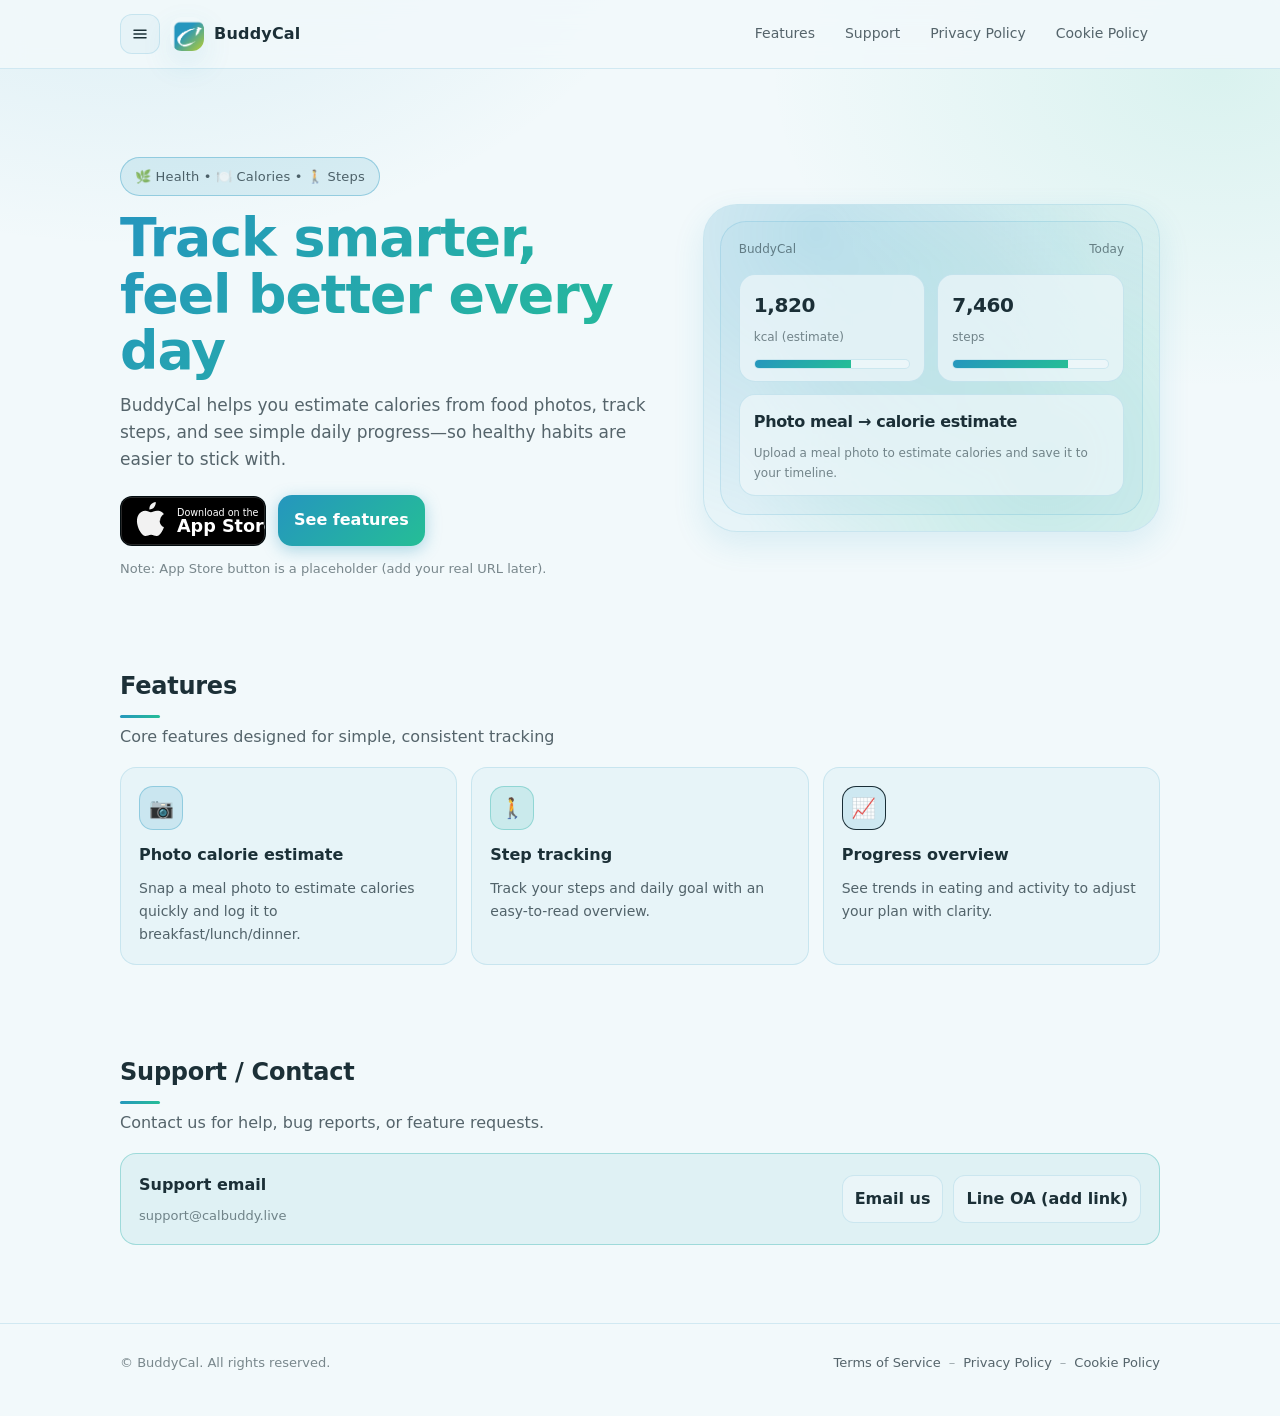
<file: index.html>
<!doctype html>
<html lang="th">
  <head>
    <meta charset="utf-8" />
    <meta name="viewport" content="width=device-width, initial-scale=1" />
    <meta name="description" content="BuddyCal — ถ่ายรูปคำนวณแคลอรี่, นับก้าว, ติดตามสุขภาพแบบง่ายๆ" />
    <meta name="color-scheme" content="light dark" />
    <title>BuddyCal</title>
    <link rel="stylesheet" href="assets/theme.css" />

    <style>
      a { color: inherit; }
      .pill {
        display: inline-flex;
        align-items: center;
        gap: 8px;
        border: 1px solid color-mix(in srgb, var(--blue) 25%, var(--border));
        background: color-mix(in srgb, var(--blue) 8%, var(--card));
        padding: 8px 14px;
        border-radius: 999px;
        color: var(--muted);
        font-size: 13px;
        letter-spacing: 0.2px;
      }

      main { padding: 44px 0 34px; }
      section { padding: 44px 0; }

      .hero {
        display: grid;
        grid-template-columns: 1.2fr 1fr;
        gap: 34px;
        align-items: center;
      }
      h1 {
        margin: 14px 0 12px;
        font-size: clamp(36px, 4.2vw, 56px);
        line-height: 1.05;
        letter-spacing: -0.02em;
      }
      .lead {
        margin: 0 0 22px;
        color: var(--muted);
        font-size: 17px;
        line-height: 1.6;
      }
      .ctaRow { display: flex; gap: 12px; align-items: center; flex-wrap: wrap; }
      .btn {
        display: inline-flex;
        align-items: center;
        justify-content: center;
        gap: 10px;
        padding: 12px 16px;
        border-radius: 14px;
        border: 1px solid var(--border);
        background: var(--card);
        color: var(--fg);
        font-weight: 650;
        box-shadow: none;
        text-decoration: none !important;
      }
      .btnPrimary {
        border: none;
        color: #fff;
        background: var(--gradient-brand);
        box-shadow: 0 4px 16px color-mix(in srgb, var(--blue) 35%, transparent);
      }
      .btnPrimary:hover { filter: brightness(1.06); border-color: transparent; }
      .btn small { display: block; font-weight: 550; opacity: 0.9; }
      .btn span { display: block; line-height: 1.1; }
      .btn:hover { text-decoration: none; border-color: color-mix(in srgb, var(--border) 60%, var(--fg)); }
      .note { color: var(--muted2); font-size: 13px; }

      .storeBadge {
        display: inline-flex;
        border-radius: 12px;
        overflow: hidden;
        border: 1px solid color-mix(in srgb, var(--border) 70%, var(--fg));
        background: #000;
        text-decoration: none !important;
      }
      .storeBadge:hover { border-color: color-mix(in srgb, var(--border) 35%, var(--fg)); }
      .storeBadge svg { display: block; height: 48px; width: auto; }
      @media (prefers-color-scheme: light) {
        .storeBadge { border-color: color-mix(in srgb, var(--border) 55%, #000); }
      }

      .phone {
        position: relative;
        border-radius: 34px;
        padding: 16px;
        background: var(--card);
        border: 1px solid var(--border);
        box-shadow: var(--shadow);
        overflow: hidden;
      }
      .phone::before {
        content: "";
        position: absolute;
        inset: -60px;
        background: radial-gradient(circle at 30% 20%, color-mix(in srgb, var(--blue) 20%, transparent), transparent 55%),
          radial-gradient(circle at 70% 70%, color-mix(in srgb, var(--green) 18%, transparent), transparent 60%);
        filter: blur(6px);
      }
      .screen {
        position: relative;
        border-radius: 26px;
        border: 1px solid var(--border);
        background: color-mix(in srgb, var(--card) 75%, transparent);
        padding: 18px;
      }
      .mockTop {
        display: flex;
        justify-content: space-between;
        align-items: center;
        margin-bottom: 14px;
        font-size: 12px;
      }
      .mockCardGrid { display: grid; grid-template-columns: 1fr 1fr; gap: 12px; }
      .mockCard {
        border-radius: 16px;
        padding: 14px 14px 12px;
        border: 1px solid var(--border);
        background: color-mix(in srgb, var(--bg) 70%, var(--card));
      }
      .kpi { font-weight: 800; font-size: 20px; letter-spacing: -0.02em; margin-bottom: 6px; }
      .kpiLabel { font-size: 12px; }
      .mockBar {
        margin-top: 12px;
        height: 10px;
        border-radius: 999px;
        background: color-mix(in srgb, var(--bg) 75%, var(--card));
        overflow: hidden;
        border: 1px solid var(--border);
      }
      .mockBar > i {
        display: block;
        height: 100%;
        width: 62%;
        background: var(--gradient-brand);
      }

      .sectionTitle {
        display: flex;
        align-items: baseline;
        justify-content: space-between;
        gap: 16px;
        margin-bottom: 18px;
      }
      h2 { margin: 0; font-size: 24px; letter-spacing: -0.01em; }
      .sectionDesc { margin: 6px 0 0; color: var(--muted); line-height: 1.6; }

      .grid3 { display: grid; grid-template-columns: repeat(3, 1fr); gap: 14px; }
      .feature {
        border-radius: var(--radius);
        border: 1px solid var(--border);
        background: var(--card);
        padding: 18px;
        box-shadow: none;
      }
      .icon {
        width: 44px;
        height: 44px;
        border-radius: 14px;
        display: grid;
        place-items: center;
        background: color-mix(in srgb, var(--blue) 10%, var(--card));
        border: 1px solid color-mix(in srgb, var(--blue) 22%, var(--border));
        margin-bottom: 12px;
        font-size: 20px;
      }
      .feature:nth-child(2) .icon {
        background: color-mix(in srgb, var(--green) 10%, var(--card));
        border-color: color-mix(in srgb, var(--green) 22%, var(--border));
      }
      .feature:nth-child(3) .icon {
        background: color-mix(in srgb, var(--blue) 8%, var(--card));
        border-color: color-mix(in srgb, var(--green) 30%, var(--blue) 20%, var(--border));
      }
      .feature h3 { margin: 0 0 8px; font-size: 16px; }
      .feature p { margin: 0; color: var(--muted); line-height: 1.65; font-size: 14px; }

      .supportCard {
        border-radius: var(--radius);
        border: 1px solid var(--border);
        background: var(--card);
        padding: 18px;
        display: flex;
        align-items: center;
        justify-content: space-between;
        gap: 12px;
        flex-wrap: wrap;
      }
      .supportCard .left { min-width: 240px; }
      .supportCard strong { display: block; font-size: 16px; margin-bottom: 6px; }
      .supportCard .links { display: flex; gap: 10px; flex-wrap: wrap; }
      .linkBtn {
        display: inline-flex;
        align-items: center;
        gap: 10px;
        border: 1px solid var(--border);
        background: color-mix(in srgb, var(--bg) 70%, var(--card));
        padding: 10px 12px;
        border-radius: 12px;
        text-decoration: none !important;
        color: var(--fg);
        font-weight: 650;
      }
      .linkBtn:hover { text-decoration: none; border-color: color-mix(in srgb, var(--border) 60%, var(--fg)); }

      @media (max-width: 920px) {
        .hero { grid-template-columns: 1fr; }
      }
      @media (max-width: 860px) {
        .grid3 { grid-template-columns: 1fr; }
      }
      @media (prefers-reduced-motion: reduce) {
        html { scroll-behavior: auto; }
        .btn:hover, .linkBtn:hover { transform: none; }
      }
    </style>
  </head>

  <body class="page-home">
    <header>
      <div class="container">
        <nav class="nav" aria-label="Primary">
          <div class="navLeft">
            <button class="iconBtn" type="button" id="openMenu" aria-label="Open menu" aria-controls="drawer" aria-expanded="false">
              <svg width="18" height="18" viewBox="0 0 24 24" fill="none" aria-hidden="true">
                <path d="M4 7h16M4 12h16M4 17h16" stroke="currentColor" stroke-width="2" stroke-linecap="round"/>
              </svg>
            </button>
            <a class="brand" href="#top" aria-label="BuddyCal Home">
              <img class="logo" src="assets/logo.png" alt="" width="34" height="34" aria-hidden="true" />
              <span>BuddyCal</span>
            </a>
          </div>
          <div class="menu">
            <a href="#features" data-i18n="top_features">Features</a>
            <a href="#support" data-i18n="top_support">Support</a>
            <a href="privacy/" data-i18n="top_privacy">Privacy</a>
            <a href="cookie/" data-i18n="top_cookie">Cookie</a>
          </div>
        </nav>
      </div>
    </header>

    <div class="drawerBackdrop" id="backdrop" aria-hidden="true"></div>
    <aside class="drawer" id="drawer" aria-hidden="true" aria-label="Menu">
      <div class="drawerHeader">
        <div class="drawerTitle">BuddyCal</div>
        <button class="iconBtn" type="button" id="closeMenu" aria-label="Close menu">
          <svg width="18" height="18" viewBox="0 0 24 24" fill="none" aria-hidden="true">
            <path d="M6 6l12 12M18 6L6 18" stroke="currentColor" stroke-width="2" stroke-linecap="round"/>
          </svg>
        </button>
      </div>
      <div class="drawerBody">
        <ul class="drawerList">
          <li><a href="./" data-i18n="home">หน้าแรก</a></li>
          <li><a href="./#features" data-i18n="usage">การใช้งาน</a></li>
          <li><a href="./#support" data-i18n="contact">ติดต่อเรา</a></li>
        </ul>

        <div class="drawerSectionLabel" data-i18n="language">เปลี่ยนภาษา</div>
        <div class="drawerLangRow" role="group" aria-label="Language">
          <button class="segBtn" type="button" id="langTH" aria-pressed="true">ไทย</button>
          <button class="segBtn" type="button" id="langEN" aria-pressed="false">English</button>
        </div>
      </div>
    </aside>

    <main id="top">
      <div class="container">
        <section class="hero" aria-label="Hero">
          <div>
            <span class="pill">🌿 Health • 🍽️ Calories • 🚶 Steps</span>
            <h1 class="hero-title" data-i18n="hero_title">กินพอดี เดินพอดี<br />ดูแลตัวเองให้ชัดเจน</h1>
            <p class="lead" data-i18n="hero_lead">
              BuddyCal ช่วยคุณ “ถ่ายรูปแล้วประเมินแคลอรี่” พร้อมติดตาม “จำนวนก้าว” และสรุปความคืบหน้าในแต่ละวันแบบเข้าใจง่าย
              เพื่อให้การดูแลสุขภาพเป็นเรื่องที่ทำต่อเนื่องได้จริง
            </p>

            <div class="ctaRow">
              <a class="storeBadge" href="#" aria-label="Download on the App Store (placeholder)">
                <svg viewBox="0 0 180 60" role="img" aria-label="Download on the App Store">
                  <rect x="0.5" y="0.5" width="179" height="59" rx="12" fill="#000" stroke="rgba(255,255,255,0.22)" />
                  <path
                    fill="#fff"
                    d="M48.9 29.8c0-5.6 4.6-8.3 4.8-8.4-2.6-3.8-6.6-4.3-8.0-4.3-3.4-.3-6.6 2-8.3 2s-4.3-2-7.0-2c-3.6.1-6.9 2.1-8.7 5.4-3.7 6.4-.9 15.9 2.6 21.1 1.7 2.5 3.8 5.4 6.5 5.3 2.6-.1 3.6-1.7 6.8-1.7s4.1 1.7 6.9 1.6c2.8 0 4.6-2.6 6.3-5.1 2-2.9 2.8-5.7 2.8-5.9-.1-.1-5.3-2-5.3-8.4z"
                    opacity="0.95"
                  />
                  <path
                    fill="#fff"
                    d="M41.4 12.7c1.4-1.7 2.3-4.1 2-6.5-2 0.1-4.4 1.3-5.8 3-1.3 1.5-2.4 4-2.1 6.3 2.2.2 4.5-1.1 5.9-2.8z"
                    opacity="0.95"
                  />
                  <text x="70" y="24" fill="#fff" font-size="12" font-family="ui-sans-serif,system-ui,-apple-system,Segoe UI,Roboto,Helvetica,Arial">
                    Download on the
                  </text>
                  <text x="70" y="44" fill="#fff" font-size="22" font-weight="700" font-family="ui-sans-serif,system-ui,-apple-system,Segoe UI,Roboto,Helvetica,Arial">
                    App Store
                  </text>
                </svg>
              </a>
              <a class="btn btnPrimary" href="#features" aria-label="See features" data-i18n="cta_features">ดูฟีเจอร์</a>
              <span class="note" data-i18n="cta_note">หมายเหตุ: ปุ่ม App Store ยังเป็นลิงก์ตัวอย่าง (ใส่ URL จริงได้ภายหลัง)</span>
            </div>
          </div>

          <div class="phone" aria-label="App preview mockup">
            <div class="screen">
              <div class="mockTop">
                <span>BuddyCal</span>
                <span>Today</span>
              </div>
              <div class="mockCardGrid">
                <div class="mockCard">
                  <div class="kpi">1,820</div>
                  <div class="kpiLabel" data-i18n="mock_kcal_label">kcal (ประมาณการ)</div>
                  <div class="mockBar"><i></i></div>
                </div>
                <div class="mockCard">
                  <div class="kpi">7,460</div>
                  <div class="kpiLabel">steps</div>
                  <div class="mockBar"><i style="width: 74%"></i></div>
                </div>
                <div class="mockCard" style="grid-column: 1 / -1">
                  <div class="kpi" style="font-size: 16px; margin-bottom: 8px" data-i18n="mock_photo_title">ถ่ายรูปมื้ออาหาร → ประเมินแคลอรี่</div>
                  <div class="kpiLabel" data-i18n="mock_photo_desc">อัปโหลดรูปอาหารเพื่อดูค่าประมาณและบันทึกไว้ในไทม์ไลน์</div>
                </div>
              </div>
            </div>
          </div>
        </section>

        <section id="features" aria-label="Features">
          <div class="sectionTitle">
            <div>
              <h2 data-i18n="features_title">Features</h2>
              <p class="sectionDesc" data-i18n="features_desc">ฟีเจอร์หลักที่ทำให้ติดตามสุขภาพได้ง่ายและต่อเนื่อง</p>
            </div>
          </div>

          <div class="grid3">
            <article class="feature">
              <div class="icon" aria-hidden="true">📷</div>
              <h3 data-i18n="f1_title">ถ่ายรูปคำนวณแคลอรี่</h3>
              <p data-i18n="f1_desc">ถ่ายรูปอาหารเพื่อประเมินแคลอรี่แบบรวดเร็ว บันทึกเป็นมื้อเช้า/กลางวัน/เย็นได้ทันที</p>
            </article>
            <article class="feature">
              <div class="icon" aria-hidden="true">🚶</div>
              <h3 data-i18n="f2_title">นับก้าวและสรุปรายวัน</h3>
              <p data-i18n="f2_desc">ติดตามจำนวนก้าวและเป้าหมายในแต่ละวัน พร้อมภาพรวมที่อ่านง่าย เพื่อช่วยสร้างวินัย</p>
            </article>
            <article class="feature">
              <div class="icon" aria-hidden="true">📈</div>
              <h3 data-i18n="f3_title">ดูความคืบหน้า</h3>
              <p data-i18n="f3_desc">สรุปแนวโน้มพฤติกรรมการกินและการเคลื่อนไหว ช่วยให้ปรับแผนได้แบบเป็นรูปธรรม</p>
            </article>
          </div>
        </section>

        <section id="support" aria-label="Support">
          <div class="sectionTitle">
            <div>
              <h2 data-i18n="support_title">Support / Contact</h2>
              <p class="sectionDesc" data-i18n="support_desc">ติดต่อทีมงานเพื่อขอความช่วยเหลือ แจ้งปัญหา หรือเสนอแนะฟีเจอร์</p>
            </div>
          </div>

          <div class="supportCard">
            <div class="left">
              <strong data-i18n="support_email_label">อีเมลสำหรับติดต่อ</strong>
              <div class="note"><a href="mailto:support@calbuddy.live">support@calbuddy.live</a></div>
            </div>
            <div class="links" aria-label="Support links">
              <a class="linkBtn" href="mailto:support@calbuddy.live" data-i18n="support_email_btn">ส่งอีเมล</a>
              <a class="linkBtn" href="#" aria-label="Line OA link (placeholder)" data-i18n="support_line_btn">Line OA (ใส่ลิงก์)</a>
            </div>
          </div>
        </section>
      </div>
    </main>

    <footer>
      <div class="container">
        <div class="footerRow">
          <div data-i18n="footer_copyright">© <span id="y"></span> BuddyCal All rights reserved.</div>
          <div class="footerLinks" aria-label="Legal links">
            <a href="terms/" data-i18n="legal_terms">Terms of Service</a>
            <span class="footerSep" aria-hidden="true">–</span>
            <a href="privacy/" data-i18n="legal_privacy">Privacy Policy</a>
            <span class="footerSep" aria-hidden="true">–</span>
            <a href="cookie/" data-i18n="legal_cookie">Cookie Policy</a>
          </div>
        </div>
      </div>
    </footer>

    <script>
      document.getElementById("y").textContent = new Date().getFullYear();

      const STORAGE_KEY = "buddycal_site_lang";
      const STRINGS = {
        th: {
          home: "หน้าแรก",
          usage: "การใช้งาน",
          contact: "ติดต่อเรา",
          language: "เปลี่ยนภาษา",
          top_features: "Features",
          top_support: "Support",
          top_privacy: "Privacy",
          top_cookie: "คุกกี้",
          hero_title: "กินพอดี เดินพอดี<br />ดูแลตัวเองให้ชัดเจน",
          hero_lead:
            'BuddyCal ช่วยคุณ “ถ่ายรูปแล้วประเมินแคลอรี่” พร้อมติดตาม “จำนวนก้าว” และสรุปความคืบหน้าในแต่ละวันแบบเข้าใจง่าย เพื่อให้การดูแลสุขภาพเป็นเรื่องที่ทำต่อเนื่องได้จริง',
          cta_features: "ดูฟีเจอร์",
          cta_note: "หมายเหตุ: ปุ่ม App Store ยังเป็นลิงก์ตัวอย่าง (ใส่ URL จริงได้ภายหลัง)",
          features_title: "Features",
          features_desc: "ฟีเจอร์หลักที่ทำให้ติดตามสุขภาพได้ง่ายและต่อเนื่อง",
          f1_title: "ถ่ายรูปคำนวณแคลอรี่",
          f1_desc: "ถ่ายรูปอาหารเพื่อประเมินแคลอรี่แบบรวดเร็ว บันทึกเป็นมื้อเช้า/กลางวัน/เย็นได้ทันที",
          f2_title: "นับก้าวและสรุปรายวัน",
          f2_desc: "ติดตามจำนวนก้าวและเป้าหมายในแต่ละวัน พร้อมภาพรวมที่อ่านง่าย เพื่อช่วยสร้างวินัย",
          f3_title: "ดูความคืบหน้า",
          f3_desc: "สรุปแนวโน้มพฤติกรรมการกินและการเคลื่อนไหว ช่วยให้ปรับแผนได้แบบเป็นรูปธรรม",
          support_title: "Support / Contact",
          support_desc: "ติดต่อทีมงานเพื่อขอความช่วยเหลือ แจ้งปัญหา หรือเสนอแนะฟีเจอร์",
          support_email_label: "อีเมลสำหรับติดต่อ",
          support_email_btn: "ส่งอีเมล",
          support_line_btn: "Line OA (ใส่ลิงก์)",
          footer_copyright: "© <span id=\"y\"></span> BuddyCal All rights reserved.",
          legal_terms: "Terms of Service",
          legal_privacy: "Privacy Policy",
          legal_cookie: "นโยบายคุกกี้",
          mock_kcal_label: "kcal (ประมาณการ)",
          mock_photo_title: "ถ่ายรูปมื้ออาหาร → ประเมินแคลอรี่",
          mock_photo_desc: "อัปโหลดรูปอาหารเพื่อดูค่าประมาณและบันทึกไว้ในไทม์ไลน์",
        },
        en: {
          home: "Home",
          usage: "How to use",
          contact: "Contact",
          language: "Language",
          top_features: "Features",
          top_support: "Support",
          top_privacy: "Privacy Policy",
          top_cookie: "Cookie Policy",
          hero_title: "Track smarter,<br />feel better every day",
          hero_lead:
            "BuddyCal helps you estimate calories from food photos, track steps, and see simple daily progress—so healthy habits are easier to stick with.",
          cta_features: "See features",
          cta_note: "Note: App Store button is a placeholder (add your real URL later).",
          features_title: "Features",
          features_desc: "Core features designed for simple, consistent tracking",
          f1_title: "Photo calorie estimate",
          f1_desc: "Snap a meal photo to estimate calories quickly and log it to breakfast/lunch/dinner.",
          f2_title: "Step tracking",
          f2_desc: "Track your steps and daily goal with an easy-to-read overview.",
          f3_title: "Progress overview",
          f3_desc: "See trends in eating and activity to adjust your plan with clarity.",
          support_title: "Support / Contact",
          support_desc: "Contact us for help, bug reports, or feature requests.",
          support_email_label: "Support email",
          support_email_btn: "Email us",
          support_line_btn: "Line OA (add link)",
          footer_copyright: "© <span id=\"y\"></span> BuddyCal. All rights reserved.",
          legal_terms: "Terms of Service",
          legal_privacy: "Privacy Policy",
          legal_cookie: "Cookie Policy",
          mock_kcal_label: "kcal (estimate)",
          mock_photo_title: "Photo meal → calorie estimate",
          mock_photo_desc: "Upload a meal photo to estimate calories and save it to your timeline.",
        },
      };

      const openBtn = document.getElementById("openMenu");
      const closeBtn = document.getElementById("closeMenu");
      const backdrop = document.getElementById("backdrop");
      const drawer = document.getElementById("drawer");
      const langTH = document.getElementById("langTH");
      const langEN = document.getElementById("langEN");

      function setLang(lang) {
        const s = STRINGS[lang] || STRINGS.th;
        document.documentElement.lang = lang;
        document.querySelectorAll("[data-i18n]").forEach((el) => {
          const key = el.getAttribute("data-i18n");
          if (!key || !s[key]) return;
          if (String(s[key]).includes("<")) el.innerHTML = s[key];
          else el.textContent = s[key];
        });
        langTH.setAttribute("aria-pressed", String(lang === "th"));
        langEN.setAttribute("aria-pressed", String(lang === "en"));
        localStorage.setItem(STORAGE_KEY, lang);
      }

      function getLang() {
        const saved = localStorage.getItem(STORAGE_KEY);
        if (saved === "th" || saved === "en") return saved;
        const pref = String((navigator.language || "").toLowerCase());
        return pref.startsWith("th") ? "th" : "en";
      }

      function openDrawer() {
        drawer.setAttribute("aria-hidden", "false");
        backdrop.setAttribute("aria-hidden", "false");
        openBtn.setAttribute("aria-expanded", "true");
        document.body.style.overflow = "hidden";
      }

      function closeDrawer() {
        drawer.setAttribute("aria-hidden", "true");
        backdrop.setAttribute("aria-hidden", "true");
        openBtn.setAttribute("aria-expanded", "false");
        document.body.style.overflow = "";
      }

      openBtn.addEventListener("click", openDrawer);
      closeBtn.addEventListener("click", closeDrawer);
      backdrop.addEventListener("click", closeDrawer);
      window.addEventListener("keydown", (e) => {
        if (e.key === "Escape") closeDrawer();
      });
      drawer.querySelectorAll("a").forEach((a) => a.addEventListener("click", closeDrawer));
      langTH.addEventListener("click", () => setLang("th"));
      langEN.addEventListener("click", () => setLang("en"));

      setLang(getLang());
    </script>
  </body>
</html>
</file>
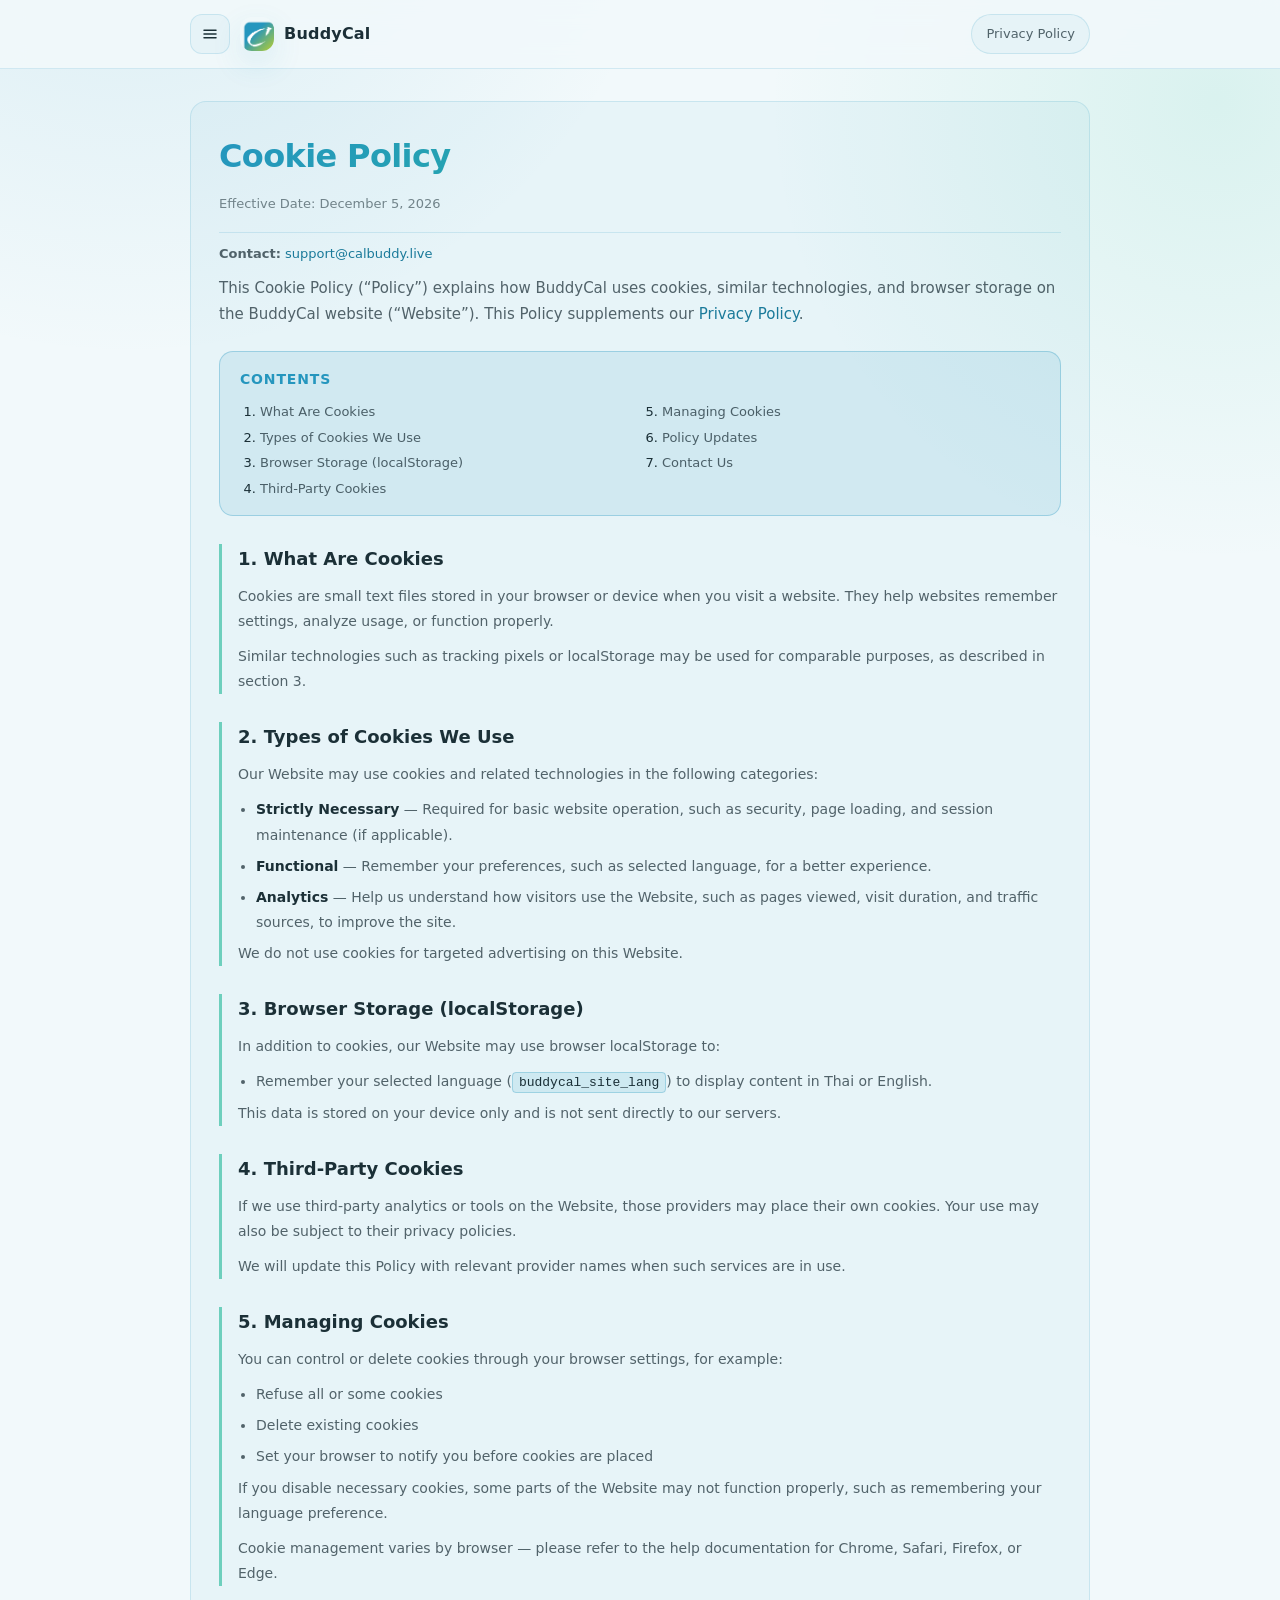
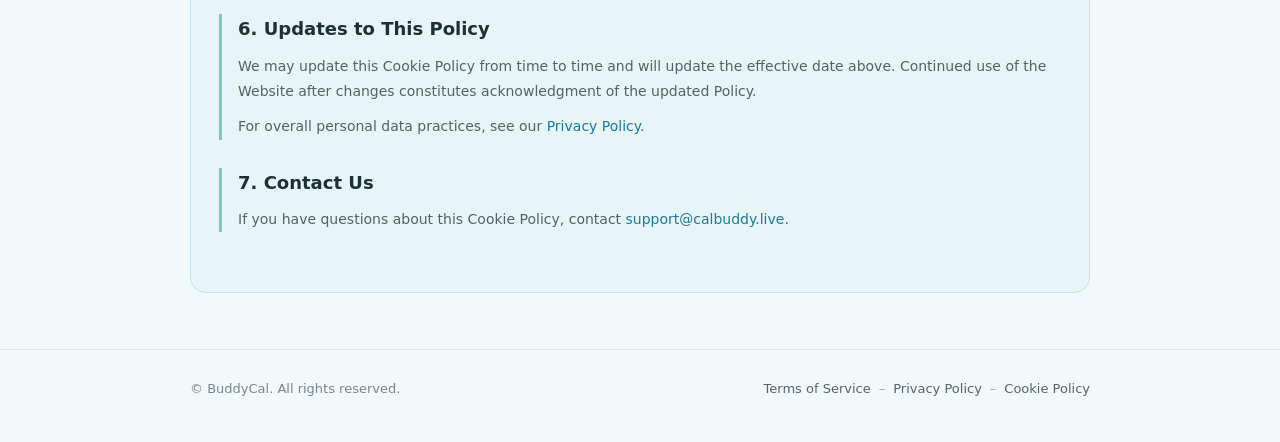
<file: cookie/index.html>
<!doctype html>
<html lang="th">
  <head>
    <meta charset="utf-8" />
    <meta name="viewport" content="width=device-width, initial-scale=1" />
    <meta name="description" content="BuddyCal Cookie Policy" />
    <meta name="color-scheme" content="light dark" />
    <title>Cookie Policy — BuddyCal</title>
    <link rel="stylesheet" href="../assets/theme.css" />
  </head>
  <body>
    <header>
      <div class="container container--narrow">
        <div class="nav">
          <div class="navLeft">
            <button class="iconBtn" type="button" id="openMenu" aria-label="Open menu" aria-controls="drawer" aria-expanded="false">
              <svg width="18" height="18" viewBox="0 0 24 24" fill="none" aria-hidden="true">
                <path d="M4 7h16M4 12h16M4 17h16" stroke="currentColor" stroke-width="2" stroke-linecap="round"/>
              </svg>
            </button>
            <a class="brand" href="../">
              <img class="logo" src="../assets/logo.png" alt="" width="34" height="34" aria-hidden="true" />
              <span>BuddyCal</span>
            </a>
          </div>
          <a class="chip" href="../privacy/" data-i18n="legal_privacy">Privacy Policy</a>
        </div>
      </div>
    </header>

    <div class="drawerBackdrop" id="backdrop" aria-hidden="true"></div>
    <aside class="drawer" id="drawer" aria-hidden="true" aria-label="Menu">
      <div class="drawerHeader">
        <div class="drawerTitle">BuddyCal</div>
        <button class="iconBtn" type="button" id="closeMenu" aria-label="Close menu">
          <svg width="18" height="18" viewBox="0 0 24 24" fill="none" aria-hidden="true">
            <path d="M6 6l12 12M18 6L6 18" stroke="currentColor" stroke-width="2" stroke-linecap="round"/>
          </svg>
        </button>
      </div>
      <div class="drawerBody">
        <ul class="drawerList">
          <li><a href="../" data-i18n="home">หน้าแรก</a></li>
          <li><a href="../#features" data-i18n="usage">การใช้งาน</a></li>
          <li><a href="../#support" data-i18n="contact">ติดต่อเรา</a></li>
        </ul>
        <div class="drawerSectionLabel" data-i18n="language">เปลี่ยนภาษา</div>
        <div class="drawerLangRow" role="group" aria-label="Language">
          <button class="segBtn" type="button" id="langTH" aria-pressed="true">ไทย</button>
          <button class="segBtn" type="button" id="langEN" aria-pressed="false">English</button>
        </div>
      </div>
    </aside>

    <main class="doc-main">
      <div class="container container--narrow">
        <article class="doc-card">
          <h1 data-i18n="doc_title">นโยบายคุกกี้</h1>
          <p class="doc-meta"><span data-i18n="meta_effective">วันที่มีผลบังคับใช้:</span> <span id="d"></span></p>
          <p class="doc-meta" style="border-bottom: none; padding-bottom: 0;">
            <strong data-i18n="meta_contact">ติดต่อ:</strong> <a href="mailto:support@calbuddy.live">support@calbuddy.live</a>
          </p>

          <section class="langBlock lang-th is-active">
            <p class="doc-intro">
              นโยบายคุกกี้ (“นโยบาย”) ฉบับนี้อธิบายการใช้คุกกี้ เทคโนโลยีที่คล้ายกัน และการจัดเก็บข้อมูลในเบราว์เซอร์
              บนเว็บไซต์ BuddyCal (“เว็บไซต์”) นโยบายนี้เป็นส่วนเสริมของ <a href="../privacy/">นโยบายความเป็นส่วนตัว</a> ของเรา
            </p>

            <nav class="doc-toc" aria-label="สารบัญ">
              <h2>สารบัญ</h2>
              <ol>
                <li><a href="#th-1">คุกกี้คืออะไร</a></li>
                <li><a href="#th-2">ประเภทคุกกี้ที่เราใช้</a></li>
                <li><a href="#th-3">การจัดเก็บในเบราว์เซอร์ (localStorage)</a></li>
                <li><a href="#th-4">คุกกี้ของบุคคลที่สาม</a></li>
                <li><a href="#th-5">การจัดการคุกกี้</a></li>
                <li><a href="#th-6">การเปลี่ยนแปลงนโยบาย</a></li>
                <li><a href="#th-7">ติดต่อเรา</a></li>
              </ol>
            </nav>

            <section class="doc-section" id="th-1">
              <h2>1. คุกกี้คืออะไร</h2>
              <p>คุกกี้ (Cookies) คือไฟล์ข้อความขนาดเล็กที่เว็บไซต์จัดเก็บไว้ในเบราว์เซอร์หรืออุปกรณ์ของคุณเมื่อคุณเข้าชมเว็บไซต์ คุกกี้ช่วยให้เว็บไซต์จดจำการตั้งค่า วิเคราะห์การใช้งาน หรือทำงานได้อย่างถูกต้อง</p>
              <p>เทคโนโลยีที่คล้ายกัน เช่น พิกเซลติดตาม (tracking pixels) หรือ localStorage อาจถูกใช้เพื่อวัตถุประสงค์ที่คล้ายคลึงกัน โดยอธิบายเพิ่มเติมในส่วนที่ 3</p>
            </section>

            <section class="doc-section" id="th-2">
              <h2>2. ประเภทคุกกี้ที่เราใช้</h2>
              <p>เว็บไซต์ของเราใช้คุกกี้และเทคโนโลยีที่เกี่ยวข้องในประเภทต่อไปนี้:</p>
              <ul>
                <li><strong>คุกกี้ที่จำเป็น (Strictly Necessary)</strong> — จำเป็นต่อการทำงานพื้นฐานของเว็บไซต์ เช่น ความปลอดภัย การโหลดหน้าเว็บ และการรักษาเซสชัน (ถ้ามี)</li>
                <li><strong>คุกกี้เพื่อการทำงาน (Functional)</strong> — จดจำการตั้งค่าของคุณ เช่น ภาษาที่เลือก เพื่อให้ประสบการณ์การใช้งานสะดวกขึ้น</li>
                <li><strong>คุกกี้เพื่อการวิเคราะห์ (Analytics)</strong> — ช่วยให้เราเข้าใจว่าผู้เข้าชมใช้งานเว็บไซต์อย่างไร เช่น หน้าที่ถูกเปิดดู ระยะเวลาการเข้าชม และแหล่งที่มาของ traffic เพื่อปรับปรุงเว็บไซต์</li>
              </ul>
              <p>เราไม่ใช้คุกกี้เพื่อการโฆษณาที่กำหนดเป้าหมาย (targeted advertising) บนเว็บไซต์นี้</p>
            </section>

            <section class="doc-section" id="th-3">
              <h2>3. การจัดเก็บในเบราว์เซอร์ (localStorage)</h2>
              <p>นอกจากคุกกี้ เว็บไซต์ของเราอาจใช้ localStorage ของเบราว์เซอร์เพื่อ:</p>
              <ul>
                <li>จดจำภาษาที่คุณเลือก (<code>buddycal_site_lang</code>) เพื่อแสดงเนื้อหาเป็นภาษาไทยหรืออังกฤษ</li>
              </ul>
              <p>ข้อมูลนี้จัดเก็บในอุปกรณ์ของคุณเท่านั้น และไม่ถูกส่งไปยังเซิร์ฟเวอร์ของเราโดยตรง</p>
            </section>

            <section class="doc-section" id="th-4">
              <h2>4. คุกกี้ของบุคคลที่สาม</h2>
              <p>หากเราใช้บริการวิเคราะห์หรือเครื่องมือของบุคคลที่สามบนเว็บไซต์ บุคคลที่สามเหล่านั้นอาจวางคุกกี้ของตนเองผ่านเว็บไซต์ของเรา การใช้งานของคุณอาจอยู่ภายใต้นโยบายความเป็นส่วนตัวของบุคคลที่สามนั้น ๆ ด้วย</p>
              <p>เราจะอัปเดตรายชื่อผู้ให้บริการที่เกี่ยวข้องในนโยบายนี้เมื่อมีการใช้งานจริง</p>
            </section>

            <section class="doc-section" id="th-5">
              <h2>5. การจัดการคุกกี้</h2>
              <p>คุณสามารถควบคุมหรือลบคุกกี้ได้ผ่านการตั้งค่าเบราว์เซอร์ของคุณ ตัวอย่างเช่น:</p>
              <ul>
                <li>ปฏิเสธคุกกี้ทั้งหมดหรือบางประเภท</li>
                <li>ลบคุกกี้ที่มีอยู่แล้ว</li>
                <li>ตั้งค่าให้เบราว์เซอร์แจ้งเตือนก่อนวางคุกกี้</li>
              </ul>
              <p>หากคุณปิดการใช้งานคุกกี้ที่จำเป็น บางส่วนของเว็บไซต์อาจทำงานได้ไม่สมบูรณ์ เช่น การจดจำภาษาที่เลือก</p>
              <p>วิธีจัดการคุกกี้แตกต่างกันไปตามเบราว์เซอร์ — โปรดดูคู่มือของ Chrome, Safari, Firefox หรือ Edge ที่คุณใช้งาน</p>
            </section>

            <section class="doc-section" id="th-6">
              <h2>6. การเปลี่ยนแปลงนโยบายนี้</h2>
              <p>เราอาจปรับปรุงนโยบายคุกกี้นี้เป็นครั้งคราว โดยจะอัปเดตวันที่มีผลบังคับใช้ด้านบน การใช้งานเว็บไซต์ต่อหลังการเปลี่ยนแปลง ถือว่าคุณรับทราบนโยบายที่แก้ไขแล้ว</p>
              <p>สำหรับข้อมูลส่วนบุคคลโดยรวม โปรดดู <a href="../privacy/">นโยบายความเป็นส่วนตัว</a></p>
            </section>

            <section class="doc-section" id="th-7">
              <h2>7. ติดต่อเรา</h2>
              <p>หากมีคำถามเกี่ยวกับนโยบายคุกกี้นี้ กรุณาติดต่อ <a href="mailto:support@calbuddy.live">support@calbuddy.live</a></p>
            </section>
          </section>

          <section class="langBlock lang-en" lang="en">
            <p class="doc-intro">
              This Cookie Policy (“Policy”) explains how BuddyCal uses cookies, similar technologies, and browser storage
              on the BuddyCal website (“Website”). This Policy supplements our <a href="../privacy/">Privacy Policy</a>.
            </p>

            <nav class="doc-toc" aria-label="Table of contents">
              <h2>Contents</h2>
              <ol>
                <li><a href="#en-1">What Are Cookies</a></li>
                <li><a href="#en-2">Types of Cookies We Use</a></li>
                <li><a href="#en-3">Browser Storage (localStorage)</a></li>
                <li><a href="#en-4">Third-Party Cookies</a></li>
                <li><a href="#en-5">Managing Cookies</a></li>
                <li><a href="#en-6">Policy Updates</a></li>
                <li><a href="#en-7">Contact Us</a></li>
              </ol>
            </nav>

            <section class="doc-section" id="en-1">
              <h2>1. What Are Cookies</h2>
              <p>Cookies are small text files stored in your browser or device when you visit a website. They help websites remember settings, analyze usage, or function properly.</p>
              <p>Similar technologies such as tracking pixels or localStorage may be used for comparable purposes, as described in section 3.</p>
            </section>

            <section class="doc-section" id="en-2">
              <h2>2. Types of Cookies We Use</h2>
              <p>Our Website may use cookies and related technologies in the following categories:</p>
              <ul>
                <li><strong>Strictly Necessary</strong> — Required for basic website operation, such as security, page loading, and session maintenance (if applicable).</li>
                <li><strong>Functional</strong> — Remember your preferences, such as selected language, for a better experience.</li>
                <li><strong>Analytics</strong> — Help us understand how visitors use the Website, such as pages viewed, visit duration, and traffic sources, to improve the site.</li>
              </ul>
              <p>We do not use cookies for targeted advertising on this Website.</p>
            </section>

            <section class="doc-section" id="en-3">
              <h2>3. Browser Storage (localStorage)</h2>
              <p>In addition to cookies, our Website may use browser localStorage to:</p>
              <ul>
                <li>Remember your selected language (<code>buddycal_site_lang</code>) to display content in Thai or English.</li>
              </ul>
              <p>This data is stored on your device only and is not sent directly to our servers.</p>
            </section>

            <section class="doc-section" id="en-4">
              <h2>4. Third-Party Cookies</h2>
              <p>If we use third-party analytics or tools on the Website, those providers may place their own cookies. Your use may also be subject to their privacy policies.</p>
              <p>We will update this Policy with relevant provider names when such services are in use.</p>
            </section>

            <section class="doc-section" id="en-5">
              <h2>5. Managing Cookies</h2>
              <p>You can control or delete cookies through your browser settings, for example:</p>
              <ul>
                <li>Refuse all or some cookies</li>
                <li>Delete existing cookies</li>
                <li>Set your browser to notify you before cookies are placed</li>
              </ul>
              <p>If you disable necessary cookies, some parts of the Website may not function properly, such as remembering your language preference.</p>
              <p>Cookie management varies by browser — please refer to the help documentation for Chrome, Safari, Firefox, or Edge.</p>
            </section>

            <section class="doc-section" id="en-6">
              <h2>6. Updates to This Policy</h2>
              <p>We may update this Cookie Policy from time to time and will update the effective date above. Continued use of the Website after changes constitutes acknowledgment of the updated Policy.</p>
              <p>For overall personal data practices, see our <a href="../privacy/">Privacy Policy</a>.</p>
            </section>

            <section class="doc-section" id="en-7">
              <h2>7. Contact Us</h2>
              <p>If you have questions about this Cookie Policy, contact <a href="mailto:support@calbuddy.live">support@calbuddy.live</a>.</p>
            </section>
          </section>
        </article>
      </div>
    </main>

    <footer>
      <div class="container container--narrow">
        <div class="footerRow">
          <div data-i18n="footer_copyright">© <span id="y"></span> BuddyCal All rights reserved.</div>
          <div class="footerLinks" aria-label="Legal links">
            <a href="../terms/" data-i18n="legal_terms">Terms of Service</a>
            <span class="footerSep" aria-hidden="true">–</span>
            <a href="../privacy/" data-i18n="legal_privacy">Privacy Policy</a>
            <span class="footerSep" aria-hidden="true">–</span>
            <a href="./" data-i18n="legal_cookie">Cookie Policy</a>
          </div>
        </div>
      </div>
    </footer>

    <script>
      const now = new Date();
      document.getElementById("y").textContent = now.getFullYear();
      const STORAGE_KEY = "buddycal_site_lang";
      const STRINGS = {
        th: {
          home: "หน้าแรก", usage: "การใช้งาน", contact: "ติดต่อเรา", language: "เปลี่ยนภาษา",
          footer_copyright: "© <span id=\"y\"></span> BuddyCal All rights reserved.",
          legal_terms: "Terms of Service", legal_privacy: "Privacy Policy", legal_cookie: "Cookie Policy",
          doc_title: "นโยบายคุกกี้", meta_effective: "วันที่มีผลบังคับใช้:", meta_contact: "ติดต่อ:",
        },
        en: {
          home: "Home", usage: "How to use", contact: "Contact", language: "Language",
          footer_copyright: "© <span id=\"y\"></span> BuddyCal. All rights reserved.",
          legal_terms: "Terms of Service", legal_privacy: "Privacy Policy", legal_cookie: "Cookie Policy",
          doc_title: "Cookie Policy", meta_effective: "Effective Date:", meta_contact: "Contact:",
        },
      };
      const openBtn = document.getElementById("openMenu");
      const closeBtn = document.getElementById("closeMenu");
      const backdrop = document.getElementById("backdrop");
      const drawer = document.getElementById("drawer");
      const langTH = document.getElementById("langTH");
      const langEN = document.getElementById("langEN");
      function setLang(lang) {
        const s = STRINGS[lang] || STRINGS.th;
        document.documentElement.lang = lang;
        document.querySelectorAll("[data-i18n]").forEach((el) => {
          const key = el.getAttribute("data-i18n");
          if (!key || !s[key]) return;
          if (String(s[key]).includes("<")) el.innerHTML = s[key];
          else el.textContent = s[key];
        });
        document.querySelectorAll(".langBlock").forEach((block) => {
          const isTHBlock = block.classList.contains("lang-th");
          const show = isTHBlock ? lang === "th" : lang === "en";
          block.classList.toggle("is-active", show);
          block.hidden = !show;
          block.style.display = show ? "block" : "none";
        });
        const dateEl = document.getElementById("d");
        if (dateEl) dateEl.textContent = now.toLocaleDateString(lang === "th" ? "th-TH" : "en-US", { year: "numeric", month: "long", day: "numeric" });
        langTH.setAttribute("aria-pressed", String(lang === "th"));
        langEN.setAttribute("aria-pressed", String(lang === "en"));
        localStorage.setItem(STORAGE_KEY, lang);
      }
      function getLang() {
        const saved = localStorage.getItem(STORAGE_KEY);
        if (saved === "th" || saved === "en") return saved;
        return String(navigator.language || "").toLowerCase().startsWith("th") ? "th" : "en";
      }
      function openDrawer() { drawer.setAttribute("aria-hidden", "false"); backdrop.setAttribute("aria-hidden", "false"); openBtn.setAttribute("aria-expanded", "true"); document.body.style.overflow = "hidden"; }
      function closeDrawer() { drawer.setAttribute("aria-hidden", "true"); backdrop.setAttribute("aria-hidden", "true"); openBtn.setAttribute("aria-expanded", "false"); document.body.style.overflow = ""; }
      openBtn.addEventListener("click", openDrawer);
      closeBtn.addEventListener("click", closeDrawer);
      backdrop.addEventListener("click", closeDrawer);
      window.addEventListener("keydown", (e) => { if (e.key === "Escape") closeDrawer(); });
      drawer.querySelectorAll("a").forEach((a) => a.addEventListener("click", closeDrawer));
      langTH.addEventListener("click", () => setLang("th"));
      langEN.addEventListener("click", () => setLang("en"));
      setLang(getLang());
    </script>
  </body>
</html>
</file>
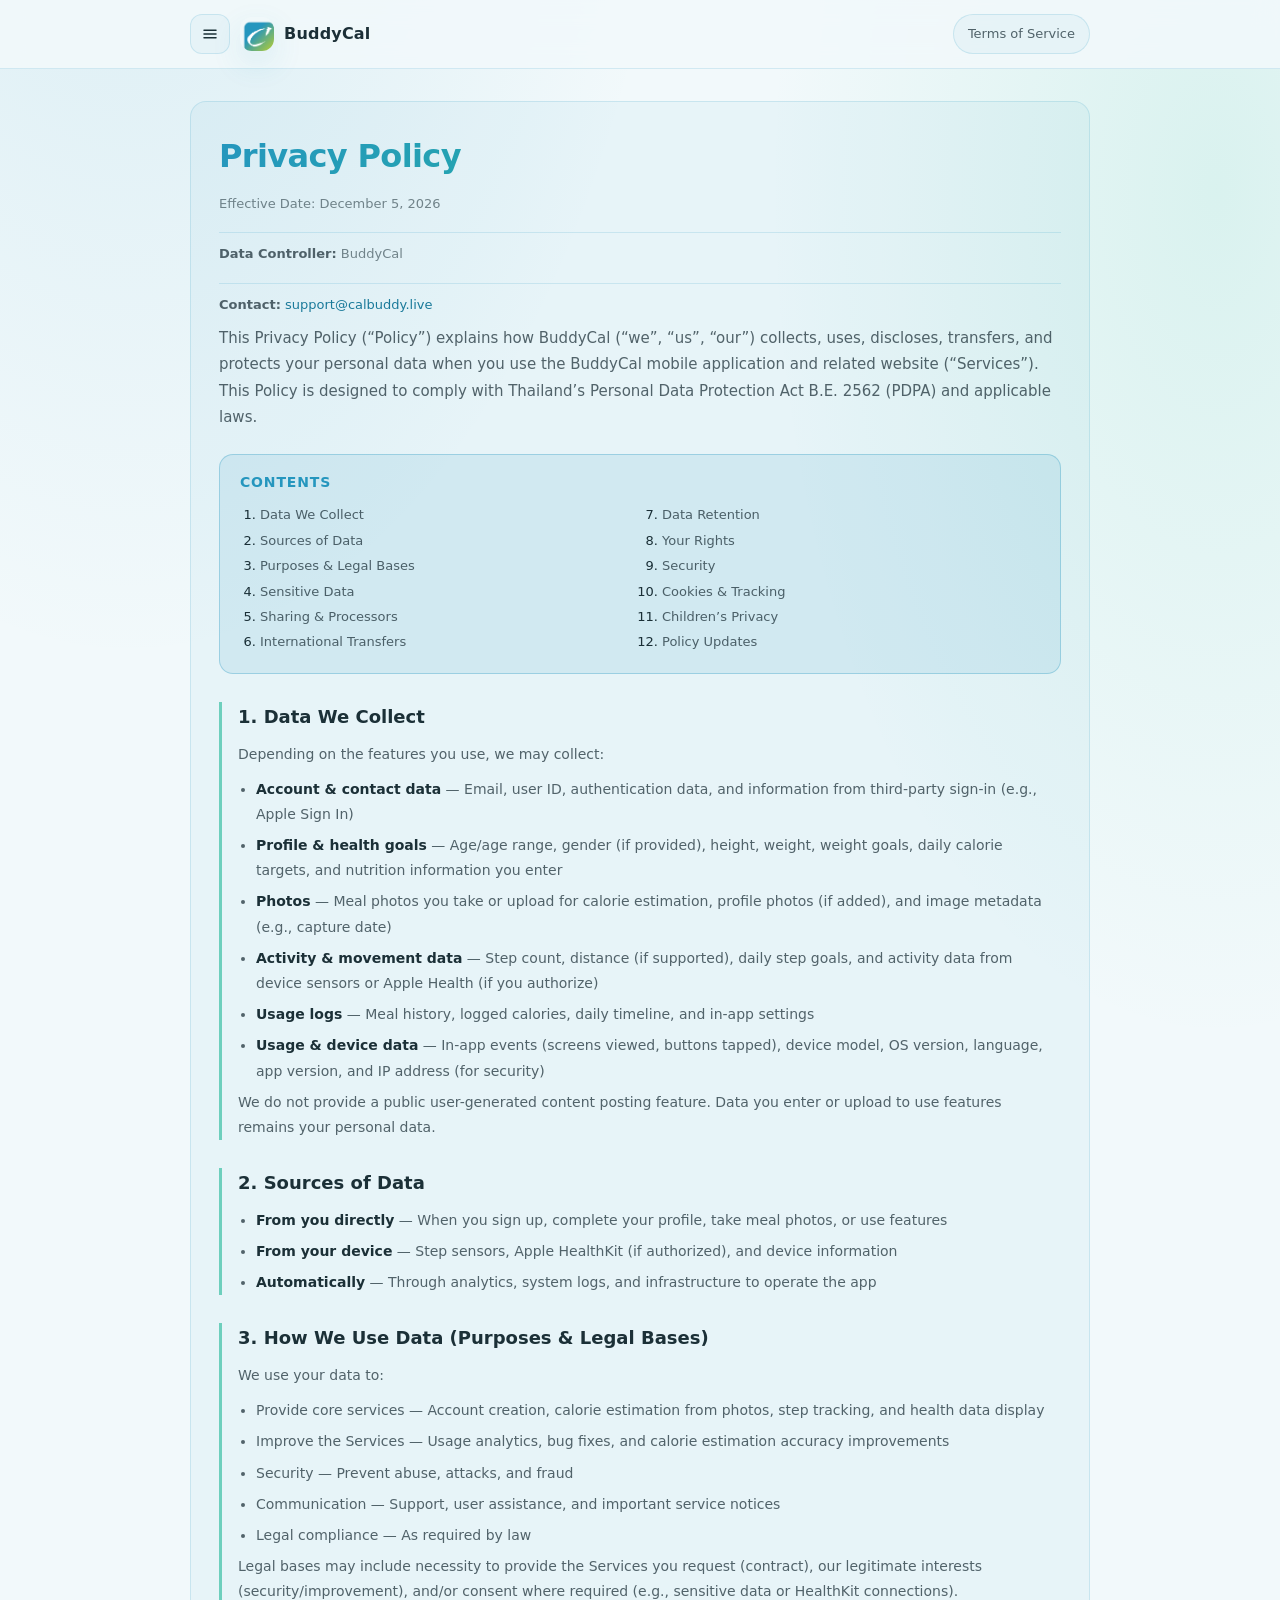
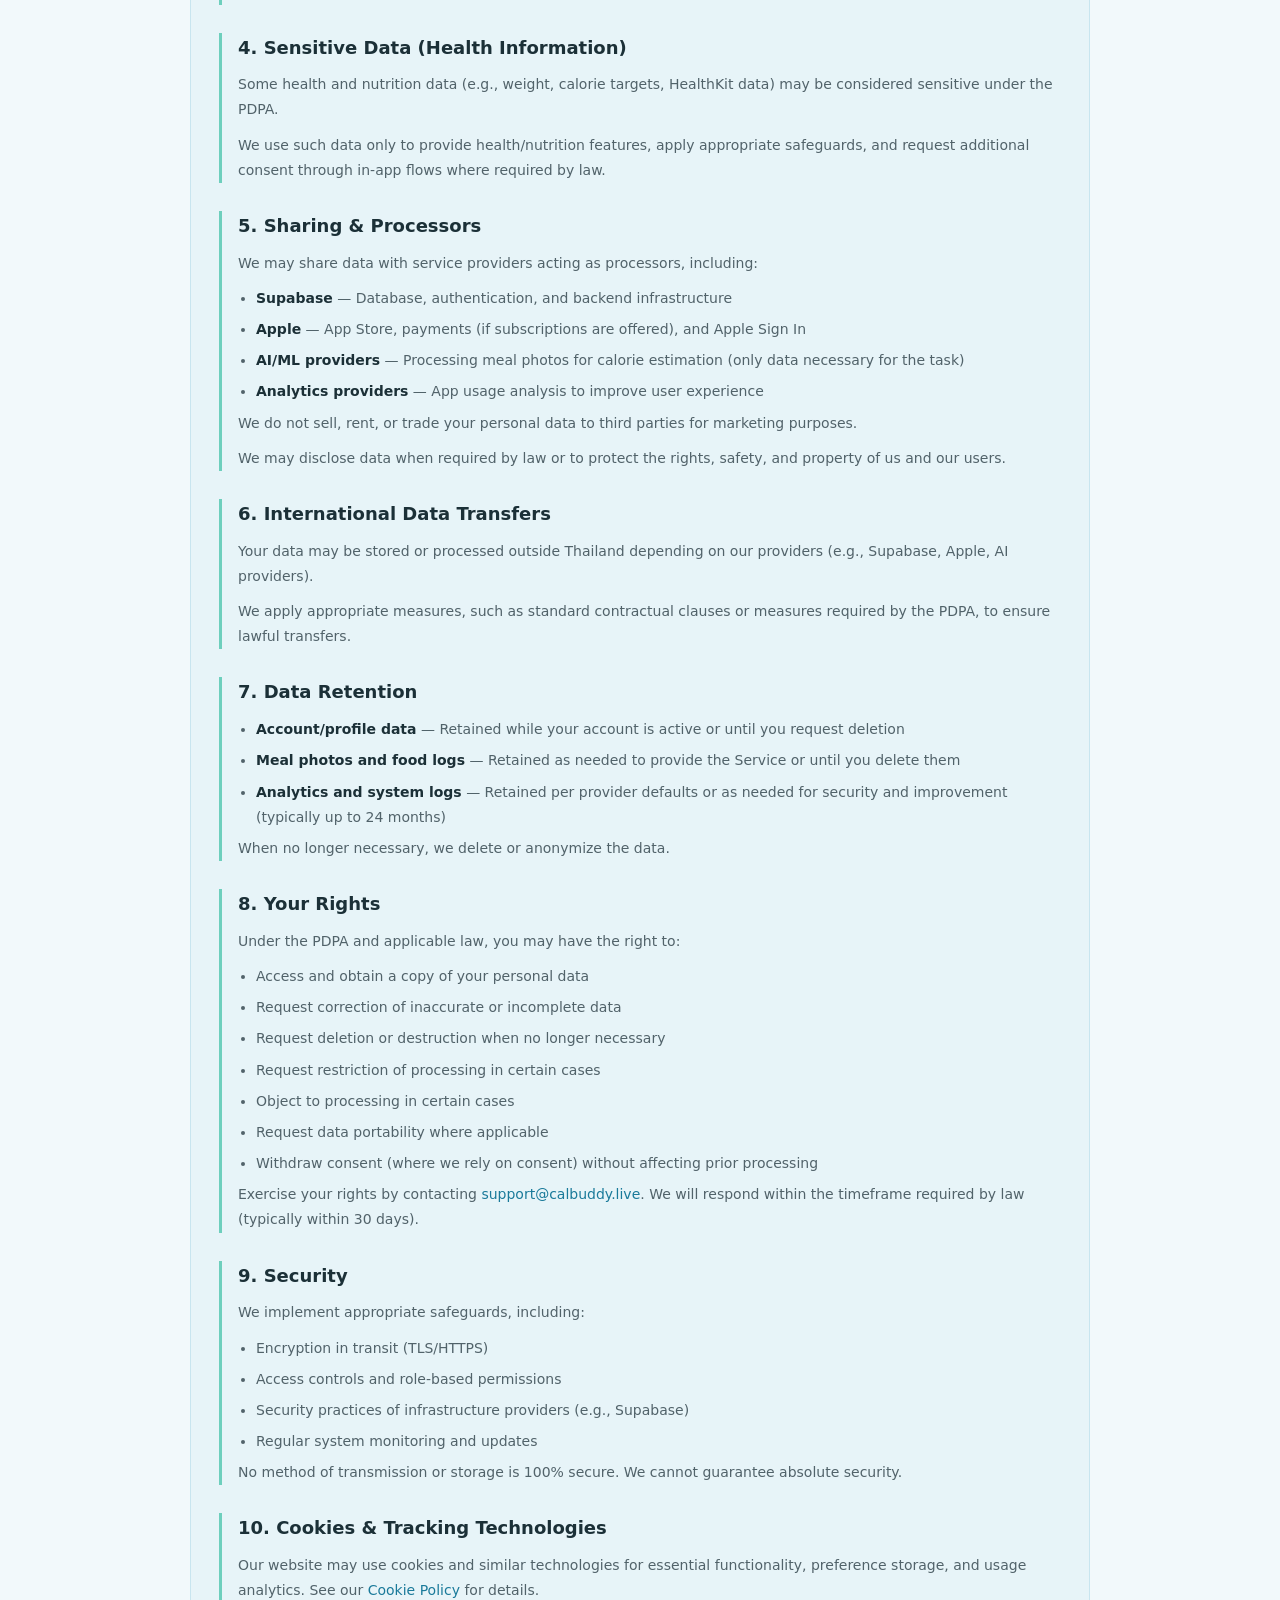
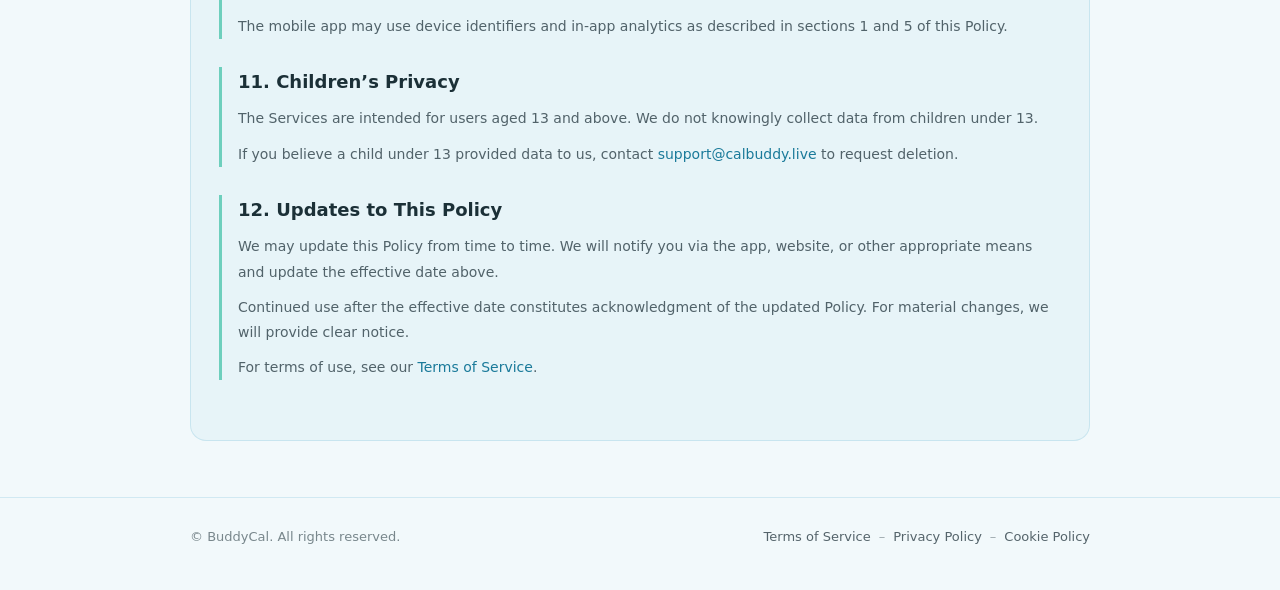
<file: privacy/index.html>
<!doctype html>
<html lang="th">
  <head>
    <meta charset="utf-8" />
    <meta name="viewport" content="width=device-width, initial-scale=1" />
    <meta name="description" content="BuddyCal Privacy Policy" />
    <meta name="color-scheme" content="light dark" />
    <title>Privacy Policy — BuddyCal</title>
    <link rel="stylesheet" href="../assets/theme.css" />
  </head>
  <body>
    <header>
      <div class="container container--narrow">
        <div class="nav">
          <div class="navLeft">
            <button class="iconBtn" type="button" id="openMenu" aria-label="Open menu" aria-controls="drawer" aria-expanded="false">
              <svg width="18" height="18" viewBox="0 0 24 24" fill="none" aria-hidden="true">
                <path d="M4 7h16M4 12h16M4 17h16" stroke="currentColor" stroke-width="2" stroke-linecap="round"/>
              </svg>
            </button>
            <a class="brand" href="../">
              <img class="logo" src="../assets/logo.png" alt="" width="34" height="34" aria-hidden="true" />
              <span>BuddyCal</span>
            </a>
          </div>
          <a class="chip" href="../terms/" data-i18n="legal_terms">Terms of Service</a>
        </div>
      </div>
    </header>

    <div class="drawerBackdrop" id="backdrop" aria-hidden="true"></div>
    <aside class="drawer" id="drawer" aria-hidden="true" aria-label="Menu">
      <div class="drawerHeader">
        <div class="drawerTitle">BuddyCal</div>
        <button class="iconBtn" type="button" id="closeMenu" aria-label="Close menu">
          <svg width="18" height="18" viewBox="0 0 24 24" fill="none" aria-hidden="true">
            <path d="M6 6l12 12M18 6L6 18" stroke="currentColor" stroke-width="2" stroke-linecap="round"/>
          </svg>
        </button>
      </div>
      <div class="drawerBody">
        <ul class="drawerList">
          <li><a href="../" data-i18n="home">หน้าแรก</a></li>
          <li><a href="../#features" data-i18n="usage">การใช้งาน</a></li>
          <li><a href="../#support" data-i18n="contact">ติดต่อเรา</a></li>
        </ul>
        <div class="drawerSectionLabel" data-i18n="language">เปลี่ยนภาษา</div>
        <div class="drawerLangRow" role="group" aria-label="Language">
          <button class="segBtn" type="button" id="langTH" aria-pressed="true">ไทย</button>
          <button class="segBtn" type="button" id="langEN" aria-pressed="false">English</button>
        </div>
      </div>
    </aside>

    <main class="doc-main">
      <div class="container container--narrow">
        <article class="doc-card">
          <h1 data-i18n="doc_title">นโยบายความเป็นส่วนตัว</h1>
          <p class="doc-meta"><span data-i18n="meta_effective">วันที่มีผลบังคับใช้:</span> <span id="d"></span></p>
          <p class="doc-meta"><strong data-i18n="meta_controller">ผู้ควบคุมข้อมูล:</strong> BuddyCal</p>
          <p class="doc-meta" style="border-bottom: none; padding-bottom: 0;">
            <strong data-i18n="meta_contact">ติดต่อ:</strong> <a href="mailto:support@calbuddy.live">support@calbuddy.live</a>
          </p>

          <section class="langBlock lang-th is-active">
            <p class="doc-intro">
              นโยบายความเป็นส่วนตัว (“นโยบาย”) ฉบับนี้อธิบายวิธีที่ BuddyCal (“เรา”) เก็บรวบรวม ใช้ เปิดเผย โอน และคุ้มครองข้อมูลส่วนบุคคลของคุณ
              เมื่อคุณใช้แอปพลิเคชัน BuddyCal และเว็บไซต์ที่เกี่ยวข้อง (“บริการ”) นโยบายนี้จัดทำให้สอดคล้องกับพระราชบัญญัติคุ้มครองข้อมูลส่วนบุคคล พ.ศ. 2562 (PDPA) และกฎหมายที่เกี่ยวข้อง
            </p>

            <nav class="doc-toc" aria-label="สารบัญ">
              <h2>สารบัญ</h2>
              <ol>
                <li><a href="#th-1">ข้อมูลที่เราเก็บรวบรวม</a></li>
                <li><a href="#th-2">แหล่งที่มาของข้อมูล</a></li>
                <li><a href="#th-3">วัตถุประสงค์และฐานทางกฎหมาย</a></li>
                <li><a href="#th-4">ข้อมูลอ่อนไหว</a></li>
                <li><a href="#th-5">การเปิดเผยและผู้ประมวลผลข้อมูล</a></li>
                <li><a href="#th-6">การโอนข้อมูลไปต่างประเทศ</a></li>
                <li><a href="#th-7">ระยะเวลาเก็บรักษา</a></li>
                <li><a href="#th-8">สิทธิของเจ้าของข้อมูล</a></li>
                <li><a href="#th-9">ความปลอดภัยของข้อมูล</a></li>
                <li><a href="#th-10">คุกกี้และเทคโนโลยีติดตาม</a></li>
                <li><a href="#th-11">ความเป็นส่วนตัวของเด็ก</a></li>
                <li><a href="#th-12">การเปลี่ยนแปลงนโยบาย</a></li>
              </ol>
            </nav>

            <section class="doc-section" id="th-1">
              <h2>1. ข้อมูลที่เราเก็บรวบรวม</h2>
              <p>เราอาจเก็บข้อมูลประเภทต่อไปนี้ ขึ้นกับฟีเจอร์ที่คุณใช้งาน:</p>
              <ul>
                <li><strong>ข้อมูลบัญชีและการติดต่อ</strong> — อีเมล รหัสผู้ใช้ (user ID) ข้อมูลการยืนยันตัวตน และข้อมูลที่ได้จากการเข้าสู่ระบบผ่านบุคคลที่สาม (เช่น Apple Sign In)</li>
                <li><strong>ข้อมูลโปรไฟล์และเป้าหมายสุขภาพ</strong> — อายุ/ช่วงอายุ เพศ (หากระบุ) ส่วนสูง น้ำหนัก เป้าหมายน้ำหนัก เป้าหมายแคลอรีรายวัน และข้อมูลโภชนาการที่คุณกรอก</li>
                <li><strong>รูปภาพ</strong> — รูปภาพอาหารที่คุณถ่ายหรืออัปโหลดเพื่อประเมินแคลอรี่ รูปโปรไฟล์ (หากเลือกเพิ่ม) และข้อมูลเมตาของรูปภาพ (เช่น วันที่ถ่าย)</li>
                <li><strong>ข้อมูลกิจกรรมและการเคลื่อนไหว</strong> — จำนวนก้าว ระยะทาง (หากรองรับ) เป้าหมายก้าวรายวัน และข้อมูลกิจกรรมจากเซ็นเซอร์อุปกรณ์หรือ Apple Health (หากคุณอนุญาต)</li>
                <li><strong>บันทึกการใช้งาน</strong> — ประวัติมื้ออาหาร แคลอรี่ที่บันทึก ไทม์ไลน์รายวัน และการตั้งค่าในแอป</li>
                <li><strong>ข้อมูลการใช้งานและอุปกรณ์</strong> — เหตุการณ์การใช้งานในแอป (หน้าจอที่เปิด ปุ่มที่กด) รุ่นอุปกรณ์ เวอร์ชันระบบปฏิบัติการ ภาษา เวอร์ชันแอป และที่อยู่ IP (เพื่อความปลอดภัย)</li>
              </ul>
              <p>เราไม่เปิดให้ผู้ใช้โพสต์เนื้อหาสาธารณะภายในแอป ข้อมูลที่คุณกรอกหรืออัปโหลดเพื่อใช้งานฟีเจอร์ยังถือเป็นข้อมูลส่วนบุคคลของคุณ</p>
            </section>

            <section class="doc-section" id="th-2">
              <h2>2. แหล่งที่มาของข้อมูล</h2>
              <ul>
                <li><strong>จากคุณโดยตรง</strong> — เมื่อสมัครบัญชี กรอกโปรไฟล์ ถ่ายรูปอาหาร หรือใช้งานฟีเจอร์ต่าง ๆ</li>
                <li><strong>จากอุปกรณ์ของคุณ</strong> — เซ็นเซอร์นับก้าว Apple HealthKit (หากอนุญาต) และข้อมูลอุปกรณ์</li>
                <li><strong>อัตโนมัติ</strong> — ผ่านระบบ analytics บันทึกระบบ และโครงสร้างพื้นฐานเพื่อการทำงานของแอป</li>
              </ul>
            </section>

            <section class="doc-section" id="th-3">
              <h2>3. วัตถุประสงค์และฐานทางกฎหมายในการประมวลผล</h2>
              <p>เราใช้ข้อมูลเพื่อ:</p>
              <ul>
                <li>ให้บริการหลัก — สร้างบัญชี ประเมินแคลอรี่จากรูปภาพ นับก้าว บันทึกและแสดงผลข้อมูลสุขภาพ</li>
                <li>ปรับปรุงบริการ — วิเคราะห์การใช้งาน แก้ไขข้อบกพร่อง พัฒนาความแม่นยำของระบบประเมินแคลอรี่</li>
                <li>ความปลอดภัย — ป้องกันการใช้งานผิดปกติ การโจมตี และการฉ้อโกง</li>
                <li>การสื่อสาร — ตอบคำถาม ให้การสนับสนุนผู้ใช้ และแจ้งการเปลี่ยนแปลงสำคัญของบริการ</li>
                <li>ปฏิบัติตามกฎหมาย — ตามที่กฎหมายกำหนด</li>
              </ul>
              <p>ฐานทางกฎหมายอาจรวมถึง: การจำเป็นเพื่อให้บริการตามคำขอของคุณ (สัญญา) ประโยชน์โดยชอบด้วยกฎหมายของเรา (ความปลอดภัย/การปรับปรุงบริการ) และ/หรือความยินยอม (ในกรณีที่กฎหมายกำหนด เช่น ข้อมูลอ่อนไหวหรือการเชื่อมต่อ HealthKit)</p>
            </section>

            <section class="doc-section" id="th-4">
              <h2>4. ข้อมูลอ่อนไหว (ข้อมูลสุขภาพ)</h2>
              <p>ข้อมูลสุขภาพและโภชนาการบางอย่าง (เช่น น้ำหนัก เป้าหมายแคลอรี ข้อมูลจาก HealthKit) อาจถูกจัดเป็นข้อมูลอ่อนไหวตาม PDPA</p>
              <p>เราใช้ข้อมูลดังกล่าวเพื่อให้บริการฟีเจอร์ด้านสุขภาพ/โภชนาการเท่านั้น ใช้มาตรการรักษาความปลอดภัยที่เหมาะสม และจะขอความยินยอมเพิ่มเติมผ่านหน้าจอในแอปเมื่อกฎหมายกำหนด</p>
            </section>

            <section class="doc-section" id="th-5">
              <h2>5. การเปิดเผยข้อมูลและผู้ประมวลผลข้อมูล</h2>
              <p>เราอาจเปิดเผยหรือให้ผู้ให้บริการประมวลผลข้อมูลแทนเรา เพื่อวัตถุประสงค์ในนโยบายนี้:</p>
              <ul>
                <li><strong>Supabase</strong> — ฐานข้อมูล การยืนยันตัวตน และโครงสร้างพื้นฐาน backend</li>
                <li><strong>Apple</strong> — App Store การชำระเงิน (หากมีการสมัครสมาชิก) และ Apple Sign In</li>
                <li><strong>ผู้ให้บริการ AI/ML</strong> — ประมวลผลรูปภาพอาหารเพื่อประเมินแคลอรี่ (ข้อมูลถูกส่งเฉพาะเท่าที่จำเป็น)</li>
                <li><strong>ผู้ให้บริการ Analytics</strong> — วิเคราะห์การใช้งานแอปเพื่อปรับปรุงประสบการณ์ผู้ใช้</li>
              </ul>
              <p>เราไม่ขาย ให้เช่า หรือแลกเปลี่ยนข้อมูลส่วนบุคคลของคุณกับบุคคลที่สามเพื่อวัตถุประสงค์ทางการตลาด</p>
              <p>เราอาจเปิดเผยข้อมูลเมื่อกฎหมายกำหนด หรือเพื่อปกป้องสิทธิ ความปลอดภัย และทรัพย์สินของเราและผู้ใช้</p>
            </section>

            <section class="doc-section" id="th-6">
              <h2>6. การโอนข้อมูลไปต่างประเทศ</h2>
              <p>ข้อมูลอาจถูกจัดเก็บหรือประมวลผลบนเซิร์ฟเวอร์ที่อยู่นอกประเทศไทย ขึ้นกับผู้ให้บริการ (เช่น Supabase, Apple, ผู้ให้บริการ AI)</p>
              <p>เราจะใช้มาตรการที่เหมาะสม เช่น ข้อตกลงมาตรฐานการคุ้มครองข้อมูล หรือมาตรการตามที่ PDPA กำหนด เพื่อให้การโอนข้อมูลเป็นไปตามกฎหมาย</p>
            </section>

            <section class="doc-section" id="th-7">
              <h2>7. ระยะเวลาในการเก็บรักษาข้อมูล</h2>
              <ul>
                <li><strong>ข้อมูลบัญชี/โปรไฟล์</strong> — เก็บไว้ตราบเท่าที่คุณมีบัญชี หรือจนกว่าคุณจะขอลบ</li>
                <li><strong>รูปภาพอาหารและบันทึกมื้ออาหาร</strong> — เก็บไว้ตามระยะเวลาที่จำเป็นเพื่อให้บริการ หรือจนกว่าคุณจะลบ</li>
                <li><strong>ข้อมูล analytics และบันทึกระบบ</strong> — เก็บตามรอบเวลามาตรฐานของผู้ให้บริการ หรือเท่าที่จำเป็นเพื่อความปลอดภัยและการปรับปรุงบริการ (โดยทั่วไปไม่เกิน 24 เดือน)</li>
              </ul>
              <p>เมื่อหมดความจำเป็น เราจะลบหรือทำให้ข้อมูลไม่สามารถระบุตัวบุคคลได้</p>
            </section>

            <section class="doc-section" id="th-8">
              <h2>8. สิทธิของเจ้าของข้อมูล</h2>
              <p>ภายใต้ PDPA และกฎหมายที่ใช้บังคับ คุณมีสิทธิ:</p>
              <ul>
                <li>ขอเข้าถึงและรับสำเนาข้อมูลส่วนบุคคลของคุณ</li>
                <li>ขอให้แก้ไขข้อมูลให้ถูกต้อง ครบถ้วน และเป็นปัจจุบัน</li>
                <li>ขอให้ลบหรือทำลายข้อมูล เมื่อหมดความจำเป็น</li>
                <li>ขอให้ระงับการใช้ข้อมูลในบางกรณี</li>
                <li>คัดค้านการประมวลผลในบางกรณี</li>
                <li>ขอให้โอนข้อมูล (data portability) ตามที่กฎหมายกำหนด</li>
                <li>ถอนความยินยอม (หากเราอาศัยความยินยอม) โดยไม่กระทบการประมวลผลก่อนหน้า</li>
              </ul>
              <p>คุณสามารถใช้สิทธิได้โดยติดต่อ <a href="mailto:support@calbuddy.live">support@calbuddy.live</a> เราจะดำเนินการภายในระยะเวลาที่กฎหมายกำหนด (โดยทั่วไปไม่เกิน 30 วัน)</p>
            </section>

            <section class="doc-section" id="th-9">
              <h2>9. ความปลอดภัยของข้อมูล</h2>
              <p>เราใช้มาตรการรักษาความปลอดภัยที่เหมาะสม ได้แก่:</p>
              <ul>
                <li>การเข้ารหัสข้อมูลระหว่างส่ง (TLS/HTTPS)</li>
                <li>การควบคุมการเข้าถึงและการแยกสิทธิภายในระบบ</li>
                <li>แนวทางความปลอดภัยของผู้ให้บริการโครงสร้างพื้นฐาน (เช่น Supabase)</li>
                <li>การตรวจสอบและอัปเดตระบบเป็นประจำ</li>
              </ul>
              <p>อย่างไรก็ตาม ไม่มีระบบใดปลอดภัย 100% เราไม่สามารถรับประกันความปลอดภัยอย่างสมบูรณ์ได้</p>
            </section>

            <section class="doc-section" id="th-10">
              <h2>10. คุกกี้และเทคโนโลยีติดตาม</h2>
              <p>เว็บไซต์ของเราอาจใช้คุกกี้และเทคโนโลยีที่คล้ายกันเพื่อการทำงานพื้นฐาน การจดจำการตั้งค่า และการวิเคราะห์การใช้งาน รายละเอียดเพิ่มเติมอยู่ใน <a href="../cookie/">นโยบายคุกกี้</a></p>
              <p>แอปมือถืออาจใช้ตัวระบุอุปกรณ์และเครื่องมือ analytics ภายในแอปตามที่ระบุในส่วนที่ 1 และ 5 ของนโยบายนี้</p>
            </section>

            <section class="doc-section" id="th-11">
              <h2>11. ความเป็นส่วนตัวของเด็ก</h2>
              <p>บริการกำหนดอายุขั้นต่ำ 13 ปี เราไม่ได้ตั้งใจเก็บข้อมูลจากเด็กอายุต่ำกว่า 13 ปี</p>
              <p>หากคุณเชื่อว่าเด็กอายุต่ำกว่า 13 ปีได้ให้ข้อมูลกับเรา กรุณาติดต่อ <a href="mailto:support@calbuddy.live">support@calbuddy.live</a> เพื่อให้เราดำเนินการลบข้อมูล</p>
            </section>

            <section class="doc-section" id="th-12">
              <h2>12. การเปลี่ยนแปลงนโยบายนี้</h2>
              <p>เราอาจปรับปรุงนโยบายนี้เป็นครั้งคราว โดยจะแจ้งให้ทราบผ่านแอป เว็บไซต์ หรือช่องทางที่เหมาะสม และจะอัปเดตวันที่มีผลบังคับใช้ด้านบน</p>
              <p>การใช้งานต่อหลังวันที่มีผลบังคับใช้ของฉบับแก้ไข ถือว่าคุณรับทราบนโยบายที่แก้ไขแล้ว หากมีการเปลี่ยนแปลงที่มีผลกระทบสำคัญ เราจะแจ้งให้ทราบอย่างชัดเจน</p>
              <p>สำหรับข้อกำหนดการใช้งาน โปรดดู <a href="../terms/">ข้อกำหนดและเงื่อนไขการใช้งาน</a></p>
            </section>
          </section>

          <section class="langBlock lang-en" lang="en">
            <p class="doc-intro">
              This Privacy Policy (“Policy”) explains how BuddyCal (“we”, “us”, “our”) collects, uses, discloses, transfers, and protects your personal data
              when you use the BuddyCal mobile application and related website (“Services”). This Policy is designed to comply with Thailand’s Personal Data Protection Act B.E. 2562 (PDPA) and applicable laws.
            </p>

            <nav class="doc-toc" aria-label="Table of contents">
              <h2>Contents</h2>
              <ol>
                <li><a href="#en-1">Data We Collect</a></li>
                <li><a href="#en-2">Sources of Data</a></li>
                <li><a href="#en-3">Purposes &amp; Legal Bases</a></li>
                <li><a href="#en-4">Sensitive Data</a></li>
                <li><a href="#en-5">Sharing &amp; Processors</a></li>
                <li><a href="#en-6">International Transfers</a></li>
                <li><a href="#en-7">Data Retention</a></li>
                <li><a href="#en-8">Your Rights</a></li>
                <li><a href="#en-9">Security</a></li>
                <li><a href="#en-10">Cookies &amp; Tracking</a></li>
                <li><a href="#en-11">Children’s Privacy</a></li>
                <li><a href="#en-12">Policy Updates</a></li>
              </ol>
            </nav>

            <section class="doc-section" id="en-1">
              <h2>1. Data We Collect</h2>
              <p>Depending on the features you use, we may collect:</p>
              <ul>
                <li><strong>Account &amp; contact data</strong> — Email, user ID, authentication data, and information from third-party sign-in (e.g., Apple Sign In)</li>
                <li><strong>Profile &amp; health goals</strong> — Age/age range, gender (if provided), height, weight, weight goals, daily calorie targets, and nutrition information you enter</li>
                <li><strong>Photos</strong> — Meal photos you take or upload for calorie estimation, profile photos (if added), and image metadata (e.g., capture date)</li>
                <li><strong>Activity &amp; movement data</strong> — Step count, distance (if supported), daily step goals, and activity data from device sensors or Apple Health (if you authorize)</li>
                <li><strong>Usage logs</strong> — Meal history, logged calories, daily timeline, and in-app settings</li>
                <li><strong>Usage &amp; device data</strong> — In-app events (screens viewed, buttons tapped), device model, OS version, language, app version, and IP address (for security)</li>
              </ul>
              <p>We do not provide a public user-generated content posting feature. Data you enter or upload to use features remains your personal data.</p>
            </section>

            <section class="doc-section" id="en-2">
              <h2>2. Sources of Data</h2>
              <ul>
                <li><strong>From you directly</strong> — When you sign up, complete your profile, take meal photos, or use features</li>
                <li><strong>From your device</strong> — Step sensors, Apple HealthKit (if authorized), and device information</li>
                <li><strong>Automatically</strong> — Through analytics, system logs, and infrastructure to operate the app</li>
              </ul>
            </section>

            <section class="doc-section" id="en-3">
              <h2>3. How We Use Data (Purposes &amp; Legal Bases)</h2>
              <p>We use your data to:</p>
              <ul>
                <li>Provide core services — Account creation, calorie estimation from photos, step tracking, and health data display</li>
                <li>Improve the Services — Usage analytics, bug fixes, and calorie estimation accuracy improvements</li>
                <li>Security — Prevent abuse, attacks, and fraud</li>
                <li>Communication — Support, user assistance, and important service notices</li>
                <li>Legal compliance — As required by law</li>
              </ul>
              <p>Legal bases may include necessity to provide the Services you request (contract), our legitimate interests (security/improvement), and/or consent where required (e.g., sensitive data or HealthKit connections).</p>
            </section>

            <section class="doc-section" id="en-4">
              <h2>4. Sensitive Data (Health Information)</h2>
              <p>Some health and nutrition data (e.g., weight, calorie targets, HealthKit data) may be considered sensitive under the PDPA.</p>
              <p>We use such data only to provide health/nutrition features, apply appropriate safeguards, and request additional consent through in-app flows where required by law.</p>
            </section>

            <section class="doc-section" id="en-5">
              <h2>5. Sharing &amp; Processors</h2>
              <p>We may share data with service providers acting as processors, including:</p>
              <ul>
                <li><strong>Supabase</strong> — Database, authentication, and backend infrastructure</li>
                <li><strong>Apple</strong> — App Store, payments (if subscriptions are offered), and Apple Sign In</li>
                <li><strong>AI/ML providers</strong> — Processing meal photos for calorie estimation (only data necessary for the task)</li>
                <li><strong>Analytics providers</strong> — App usage analysis to improve user experience</li>
              </ul>
              <p>We do not sell, rent, or trade your personal data to third parties for marketing purposes.</p>
              <p>We may disclose data when required by law or to protect the rights, safety, and property of us and our users.</p>
            </section>

            <section class="doc-section" id="en-6">
              <h2>6. International Data Transfers</h2>
              <p>Your data may be stored or processed outside Thailand depending on our providers (e.g., Supabase, Apple, AI providers).</p>
              <p>We apply appropriate measures, such as standard contractual clauses or measures required by the PDPA, to ensure lawful transfers.</p>
            </section>

            <section class="doc-section" id="en-7">
              <h2>7. Data Retention</h2>
              <ul>
                <li><strong>Account/profile data</strong> — Retained while your account is active or until you request deletion</li>
                <li><strong>Meal photos and food logs</strong> — Retained as needed to provide the Service or until you delete them</li>
                <li><strong>Analytics and system logs</strong> — Retained per provider defaults or as needed for security and improvement (typically up to 24 months)</li>
              </ul>
              <p>When no longer necessary, we delete or anonymize the data.</p>
            </section>

            <section class="doc-section" id="en-8">
              <h2>8. Your Rights</h2>
              <p>Under the PDPA and applicable law, you may have the right to:</p>
              <ul>
                <li>Access and obtain a copy of your personal data</li>
                <li>Request correction of inaccurate or incomplete data</li>
                <li>Request deletion or destruction when no longer necessary</li>
                <li>Request restriction of processing in certain cases</li>
                <li>Object to processing in certain cases</li>
                <li>Request data portability where applicable</li>
                <li>Withdraw consent (where we rely on consent) without affecting prior processing</li>
              </ul>
              <p>Exercise your rights by contacting <a href="mailto:support@calbuddy.live">support@calbuddy.live</a>. We will respond within the timeframe required by law (typically within 30 days).</p>
            </section>

            <section class="doc-section" id="en-9">
              <h2>9. Security</h2>
              <p>We implement appropriate safeguards, including:</p>
              <ul>
                <li>Encryption in transit (TLS/HTTPS)</li>
                <li>Access controls and role-based permissions</li>
                <li>Security practices of infrastructure providers (e.g., Supabase)</li>
                <li>Regular system monitoring and updates</li>
              </ul>
              <p>No method of transmission or storage is 100% secure. We cannot guarantee absolute security.</p>
            </section>

            <section class="doc-section" id="en-10">
              <h2>10. Cookies &amp; Tracking Technologies</h2>
              <p>Our website may use cookies and similar technologies for essential functionality, preference storage, and usage analytics. See our <a href="../cookie/">Cookie Policy</a> for details.</p>
              <p>The mobile app may use device identifiers and in-app analytics as described in sections 1 and 5 of this Policy.</p>
            </section>

            <section class="doc-section" id="en-11">
              <h2>11. Children’s Privacy</h2>
              <p>The Services are intended for users aged 13 and above. We do not knowingly collect data from children under 13.</p>
              <p>If you believe a child under 13 provided data to us, contact <a href="mailto:support@calbuddy.live">support@calbuddy.live</a> to request deletion.</p>
            </section>

            <section class="doc-section" id="en-12">
              <h2>12. Updates to This Policy</h2>
              <p>We may update this Policy from time to time. We will notify you via the app, website, or other appropriate means and update the effective date above.</p>
              <p>Continued use after the effective date constitutes acknowledgment of the updated Policy. For material changes, we will provide clear notice.</p>
              <p>For terms of use, see our <a href="../terms/">Terms of Service</a>.</p>
            </section>
          </section>
        </article>
      </div>
    </main>

    <footer>
      <div class="container container--narrow">
        <div class="footerRow">
          <div data-i18n="footer_copyright">© <span id="y"></span> BuddyCal All rights reserved.</div>
          <div class="footerLinks" aria-label="Legal links">
            <a href="../terms/" data-i18n="legal_terms">Terms of Service</a>
            <span class="footerSep" aria-hidden="true">–</span>
            <a href="./" data-i18n="legal_privacy">Privacy Policy</a>
            <span class="footerSep" aria-hidden="true">–</span>
            <a href="../cookie/" data-i18n="legal_cookie">Cookie Policy</a>
          </div>
        </div>
      </div>
    </footer>

    <script>
      const now = new Date();
      document.getElementById("y").textContent = now.getFullYear();
      const STORAGE_KEY = "buddycal_site_lang";
      const STRINGS = {
        th: {
          home: "หน้าแรก", usage: "การใช้งาน", contact: "ติดต่อเรา", language: "เปลี่ยนภาษา",
          footer_copyright: "© <span id=\"y\"></span> BuddyCal All rights reserved.",
          legal_terms: "Terms of Service", legal_privacy: "Privacy Policy", legal_cookie: "Cookie Policy",
          doc_title: "นโยบายความเป็นส่วนตัว",
          meta_effective: "วันที่มีผลบังคับใช้:", meta_controller: "ผู้ควบคุมข้อมูล:",
          meta_contact: "ติดต่อ:",
        },
        en: {
          home: "Home", usage: "How to use", contact: "Contact", language: "Language",
          footer_copyright: "© <span id=\"y\"></span> BuddyCal. All rights reserved.",
          legal_terms: "Terms of Service", legal_privacy: "Privacy Policy", legal_cookie: "Cookie Policy",
          doc_title: "Privacy Policy",
          meta_effective: "Effective Date:", meta_controller: "Data Controller:",
          meta_contact: "Contact:",
        },
      };
      const openBtn = document.getElementById("openMenu");
      const closeBtn = document.getElementById("closeMenu");
      const backdrop = document.getElementById("backdrop");
      const drawer = document.getElementById("drawer");
      const langTH = document.getElementById("langTH");
      const langEN = document.getElementById("langEN");
      function setLang(lang) {
        const s = STRINGS[lang] || STRINGS.th;
        document.documentElement.lang = lang;
        document.querySelectorAll("[data-i18n]").forEach((el) => {
          const key = el.getAttribute("data-i18n");
          if (!key || !s[key]) return;
          if (String(s[key]).includes("<")) el.innerHTML = s[key];
          else el.textContent = s[key];
        });
        document.querySelectorAll(".langBlock").forEach((block) => {
          const isTHBlock = block.classList.contains("lang-th");
          const show = isTHBlock ? lang === "th" : lang === "en";
          block.classList.toggle("is-active", show);
          block.hidden = !show;
          block.style.display = show ? "block" : "none";
        });
        const dateEl = document.getElementById("d");
        if (dateEl) dateEl.textContent = now.toLocaleDateString(lang === "th" ? "th-TH" : "en-US", { year: "numeric", month: "long", day: "numeric" });
        langTH.setAttribute("aria-pressed", String(lang === "th"));
        langEN.setAttribute("aria-pressed", String(lang === "en"));
        localStorage.setItem(STORAGE_KEY, lang);
      }
      function getLang() {
        const saved = localStorage.getItem(STORAGE_KEY);
        if (saved === "th" || saved === "en") return saved;
        return String(navigator.language || "").toLowerCase().startsWith("th") ? "th" : "en";
      }
      function openDrawer() { drawer.setAttribute("aria-hidden", "false"); backdrop.setAttribute("aria-hidden", "false"); openBtn.setAttribute("aria-expanded", "true"); document.body.style.overflow = "hidden"; }
      function closeDrawer() { drawer.setAttribute("aria-hidden", "true"); backdrop.setAttribute("aria-hidden", "true"); openBtn.setAttribute("aria-expanded", "false"); document.body.style.overflow = ""; }
      openBtn.addEventListener("click", openDrawer);
      closeBtn.addEventListener("click", closeDrawer);
      backdrop.addEventListener("click", closeDrawer);
      window.addEventListener("keydown", (e) => { if (e.key === "Escape") closeDrawer(); });
      drawer.querySelectorAll("a").forEach((a) => a.addEventListener("click", closeDrawer));
      langTH.addEventListener("click", () => setLang("th"));
      langEN.addEventListener("click", () => setLang("en"));
      setLang(getLang());
    </script>
  </body>
</html>
</file>
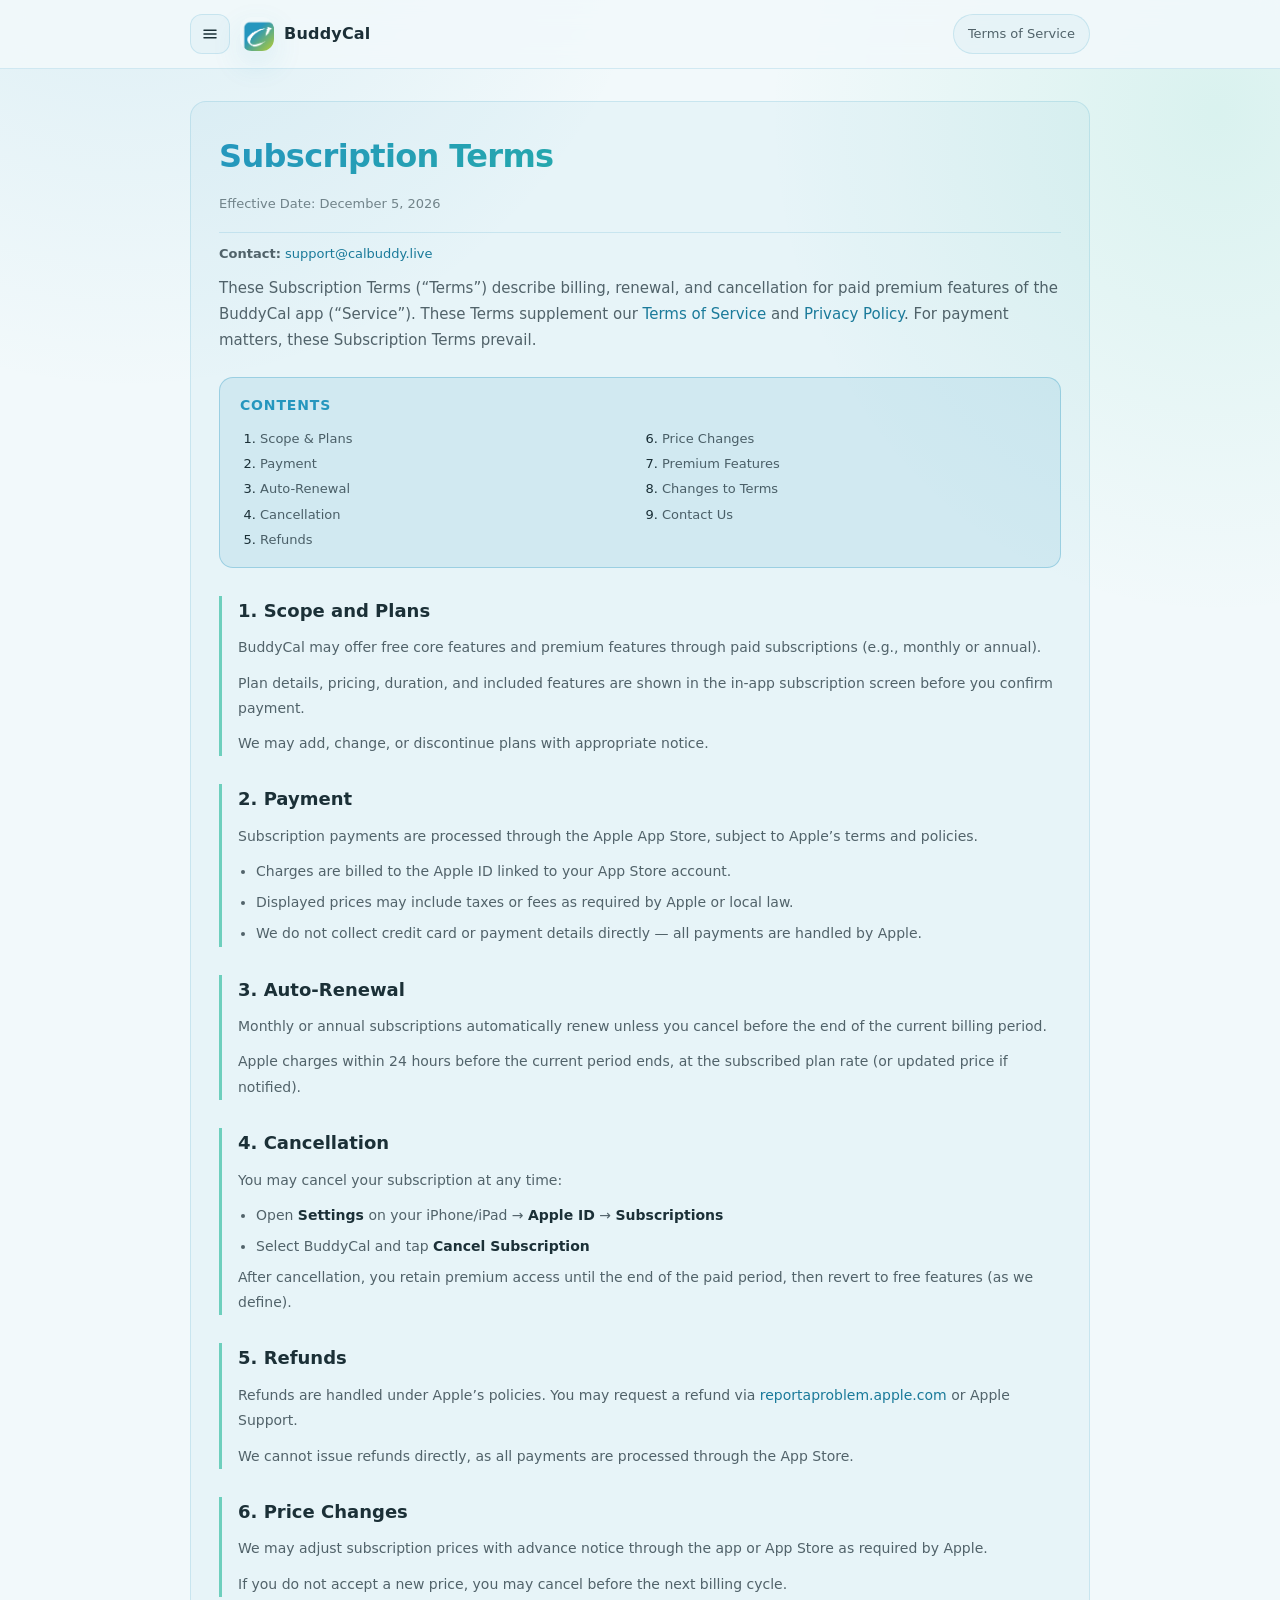
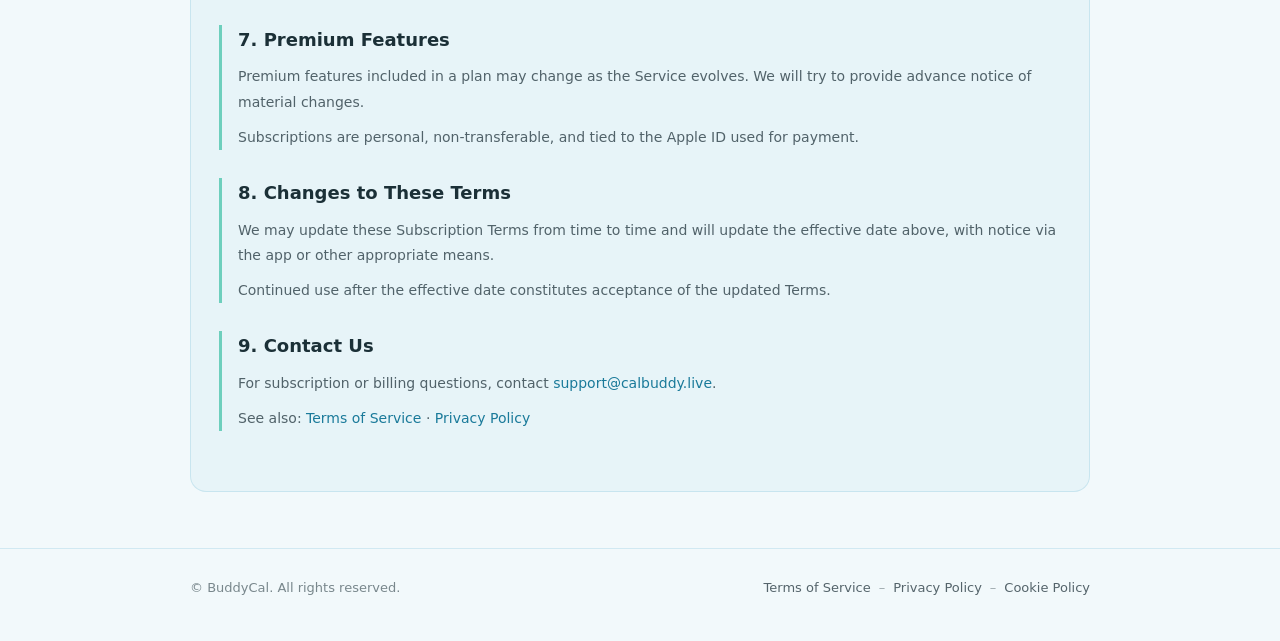
<file: subscription-terms/index.html>
<!doctype html>
<html lang="th">
  <head>
    <meta charset="utf-8" />
    <meta name="viewport" content="width=device-width, initial-scale=1" />
    <meta name="description" content="BuddyCal Subscription Terms" />
    <meta name="color-scheme" content="light dark" />
    <title>Subscription Terms — BuddyCal</title>
    <link rel="stylesheet" href="../assets/theme.css" />
  </head>
  <body>
    <header>
      <div class="container container--narrow">
        <div class="nav">
          <div class="navLeft">
            <button class="iconBtn" type="button" id="openMenu" aria-label="Open menu" aria-controls="drawer" aria-expanded="false">
              <svg width="18" height="18" viewBox="0 0 24 24" fill="none" aria-hidden="true">
                <path d="M4 7h16M4 12h16M4 17h16" stroke="currentColor" stroke-width="2" stroke-linecap="round"/>
              </svg>
            </button>
            <a class="brand" href="../">
              <img class="logo" src="../assets/logo.png" alt="" width="34" height="34" aria-hidden="true" />
              <span>BuddyCal</span>
            </a>
          </div>
          <a class="chip" href="../terms/" data-i18n="legal_terms">Terms of Service</a>
        </div>
      </div>
    </header>

    <div class="drawerBackdrop" id="backdrop" aria-hidden="true"></div>
    <aside class="drawer" id="drawer" aria-hidden="true" aria-label="Menu">
      <div class="drawerHeader">
        <div class="drawerTitle">BuddyCal</div>
        <button class="iconBtn" type="button" id="closeMenu" aria-label="Close menu">
          <svg width="18" height="18" viewBox="0 0 24 24" fill="none" aria-hidden="true">
            <path d="M6 6l12 12M18 6L6 18" stroke="currentColor" stroke-width="2" stroke-linecap="round"/>
          </svg>
        </button>
      </div>
      <div class="drawerBody">
        <ul class="drawerList">
          <li><a href="../" data-i18n="home">หน้าแรก</a></li>
          <li><a href="../#features" data-i18n="usage">การใช้งาน</a></li>
          <li><a href="../#support" data-i18n="contact">ติดต่อเรา</a></li>
        </ul>
        <div class="drawerSectionLabel" data-i18n="language">เปลี่ยนภาษา</div>
        <div class="drawerLangRow" role="group" aria-label="Language">
          <button class="segBtn" type="button" id="langTH" aria-pressed="true">ไทย</button>
          <button class="segBtn" type="button" id="langEN" aria-pressed="false">English</button>
        </div>
      </div>
    </aside>

    <main class="doc-main">
      <div class="container container--narrow">
        <article class="doc-card">
          <h1 data-i18n="doc_title">ข้อกำหนดการสมัครสมาชิก</h1>
          <p class="doc-meta"><span data-i18n="meta_effective">วันที่มีผลบังคับใช้:</span> <span id="d"></span></p>
          <p class="doc-meta" style="border-bottom: none; padding-bottom: 0;">
            <strong data-i18n="meta_contact">ติดต่อ:</strong> <a href="mailto:support@calbuddy.live">support@calbuddy.live</a>
          </p>

          <section class="langBlock lang-th is-active">
            <p class="doc-intro">
              ข้อกำหนดการสมัครสมาชิก (“ข้อกำหนด”) ฉบับนี้อธิบายเงื่อนไขการสมัครสมาชิกแบบชำระเงิน การเรียกเก็บเงิน การต่ออายุ และการยกเลิก
              สำหรับฟีเจอร์พรีเมียมของแอป BuddyCal (“บริการ”) ข้อกำหนดนี้เป็นส่วนเสริมของ <a href="../terms/">ข้อกำหนดและเงื่อนไขการใช้งาน</a>
              และ <a href="../privacy/">นโยบายความเป็นส่วนตัว</a> หากมีข้อขัดแย้ง ข้อกำหนดการสมัครสมาชิกนี้จะใช้กับเรื่องการชำระเงินโดยเฉพาะ
            </p>

            <nav class="doc-toc" aria-label="สารบัญ">
              <h2>สารบัญ</h2>
              <ol>
                <li><a href="#th-1">ขอบเขตและแผนบริการ</a></li>
                <li><a href="#th-2">การชำระเงิน</a></li>
                <li><a href="#th-3">การต่ออายุอัตโนมัติ</a></li>
                <li><a href="#th-4">การยกเลิก</a></li>
                <li><a href="#th-5">การคืนเงิน</a></li>
                <li><a href="#th-6">การเปลี่ยนแปลงราคา</a></li>
                <li><a href="#th-7">ฟีเจอร์พรีเมียม</a></li>
                <li><a href="#th-8">การเปลี่ยนแปลงข้อกำหนด</a></li>
                <li><a href="#th-9">ติดต่อเรา</a></li>
              </ol>
            </nav>

            <section class="doc-section" id="th-1">
              <h2>1. ขอบเขตและแผนบริการ</h2>
              <p>BuddyCal อาจเสนอฟีเจอร์พื้นฐานให้ใช้งานได้ฟรี และฟีเจอร์พรีเมียมผ่านการสมัครสมาชิกแบบชำระเงิน (เช่น รายเดือน หรือรายปี)</p>
              <p>รายละเอียดแผน ราคา ระยะเวลา และฟีเจอร์ที่รวมอยู่จะแสดงในหน้าจอสมัครสมาชิกภายในแอปก่อนที่คุณจะยืนยันการชำระเงิน</p>
              <p>เราอาจเพิ่ม เปลี่ยน หรือยุติแผนบริการได้ โดยจะแจ้งให้ทราบตามสมควร</p>
            </section>

            <section class="doc-section" id="th-2">
              <h2>2. การชำระเงิน</h2>
              <p>การชำระเงินสำหรับการสมัครสมาชิกจะดำเนินการผ่าน Apple App Store ตามเงื่อนไขและนโยบายของ Apple</p>
              <ul>
                <li>การเรียกเก็บเงินจะใช้บัญชี Apple ID ที่เชื่อมกับ App Store ของคุณ</li>
                <li>ราคาที่แสดงอาจรวมภาษีหรือค่าธรรมเนียมตามที่ Apple หรือกฎหมายท้องถิ่นกำหนด</li>
                <li>เราไม่เก็บข้อมูลบัตรเครดิตหรือข้อมูลการชำระเงินโดยตรง — การชำระเงินทั้งหมดดำเนินการโดย Apple</li>
              </ul>
            </section>

            <section class="doc-section" id="th-3">
              <h2>3. การต่ออายุอัตโนมัติ</h2>
              <p>การสมัครสมาชิกแบบรายเดือนหรือรายปีจะต่ออายุอัตโนมัติ เว้นแต่คุณจะยกเลิกก่อนสิ้นสุดรอบบิลปัจจุบัน</p>
              <p>Apple จะเรียกเก็บเงินภายใน 24 ชั่วโมงก่อนสิ้นสุดรอบบิลปัจจุบัน จำนวนเงินจะเท่ากับแผนที่คุณสมัครไว้ (หรือราคาที่อัปเดตแล้วหากมีการแจ้งเปลี่ยนแปลงราคา)</p>
            </section>

            <section class="doc-section" id="th-4">
              <h2>4. การยกเลิก</h2>
              <p>คุณสามารถยกเลิกการสมัครสมาชิกได้ตลอดเวลา โดย:</p>
              <ul>
                <li>เปิด <strong>Settings</strong> บน iPhone/iPad → <strong>Apple ID</strong> → <strong>Subscriptions</strong></li>
                <li>เลือก BuddyCal แล้วกด <strong>Cancel Subscription</strong></li>
              </ul>
              <p>หลังยกเลิก คุณยังสามารถใช้งานฟีเจอร์พรีเมียมได้จนสิ้นสุดรอบบิลที่ชำระแล้ว จากนั้นบัญชีจะกลับไปใช้ฟีเจอร์ฟรี (ตามที่เรากำหนด)</p>
            </section>

            <section class="doc-section" id="th-5">
              <h2>5. การคืนเงิน</h2>
              <p>การคืนเงินสำหรับการสมัครสมาชิกดำเนินการตามนโยบายของ Apple คุณสามารถขอคืนเงินผ่าน <a href="https://reportaproblem.apple.com" rel="noopener noreferrer" target="_blank">reportaproblem.apple.com</a> หรือติดต่อฝ่ายสนับสนุนของ Apple</p>
              <p>เราไม่สามารถออกคืนเงินโดยตรงได้ เนื่องจากการชำระเงินทั้งหมดดำเนินการผ่าน App Store</p>
            </section>

            <section class="doc-section" id="th-6">
              <h2>6. การเปลี่ยนแปลงราคา</h2>
              <p>เราอาจปรับราคาการสมัครสมาชิกได้ โดยจะแจ้งให้ทราบล่วงหน้าผ่านแอปหรือ App Store ตามที่ Apple กำหนด</p>
              <p>หากคุณไม่ยอมรับราคาใหม่ คุณสามารถยกเลิกการสมัครสมาชิกก่อนรอบบิลถัดไปได้</p>
            </section>

            <section class="doc-section" id="th-7">
              <h2>7. ฟีเจอร์พรีเมียม</h2>
              <p>ฟีเจอร์ที่รวมอยู่ในแผนพรีเมียมอาจเปลี่ยนแปลงได้ตามการพัฒนาของบริการ เราจะพยายามแจ้งการเปลี่ยนแปลงที่มีผลกระทบสำคัญล่วงหน้า</p>
              <p>การสมัครสมาชิกเป็นส่วนบุคคล ไม่สามารถโอนให้บุคคลอื่นได้ และผูกกับ Apple ID ที่ใช้ชำระเงิน</p>
            </section>

            <section class="doc-section" id="th-8">
              <h2>8. การเปลี่ยนแปลงข้อกำหนด</h2>
              <p>เราอาจปรับปรุงข้อกำหนดการสมัครสมาชิกนี้เป็นครั้งคราว โดยจะอัปเดตวันที่มีผลบังคับใช้ด้านบน และแจ้งผ่านแอปหรือช่องทางที่เหมาะสม</p>
              <p>การใช้งานต่อหลังวันที่มีผลบังคับใช้ของฉบับแก้ไข ถือว่าคุณยอมรับข้อกำหนดที่แก้ไขแล้ว</p>
            </section>

            <section class="doc-section" id="th-9">
              <h2>9. ติดต่อเรา</h2>
              <p>หากมีคำถามเกี่ยวกับการสมัครสมาชิกหรือการเรียกเก็บเงิน กรุณาติดต่อ <a href="mailto:support@calbuddy.live">support@calbuddy.live</a></p>
              <p>ดูเพิ่มเติม: <a href="../terms/">ข้อกำหนดการใช้งาน</a> · <a href="../privacy/">นโยบายความเป็นส่วนตัว</a></p>
            </section>
          </section>

          <section class="langBlock lang-en" lang="en">
            <p class="doc-intro">
              These Subscription Terms (“Terms”) describe billing, renewal, and cancellation for paid premium features
              of the BuddyCal app (“Service”). These Terms supplement our <a href="../terms/">Terms of Service</a>
              and <a href="../privacy/">Privacy Policy</a>. For payment matters, these Subscription Terms prevail.
            </p>

            <nav class="doc-toc" aria-label="Table of contents">
              <h2>Contents</h2>
              <ol>
                <li><a href="#en-1">Scope &amp; Plans</a></li>
                <li><a href="#en-2">Payment</a></li>
                <li><a href="#en-3">Auto-Renewal</a></li>
                <li><a href="#en-4">Cancellation</a></li>
                <li><a href="#en-5">Refunds</a></li>
                <li><a href="#en-6">Price Changes</a></li>
                <li><a href="#en-7">Premium Features</a></li>
                <li><a href="#en-8">Changes to Terms</a></li>
                <li><a href="#en-9">Contact Us</a></li>
              </ol>
            </nav>

            <section class="doc-section" id="en-1">
              <h2>1. Scope and Plans</h2>
              <p>BuddyCal may offer free core features and premium features through paid subscriptions (e.g., monthly or annual).</p>
              <p>Plan details, pricing, duration, and included features are shown in the in-app subscription screen before you confirm payment.</p>
              <p>We may add, change, or discontinue plans with appropriate notice.</p>
            </section>

            <section class="doc-section" id="en-2">
              <h2>2. Payment</h2>
              <p>Subscription payments are processed through the Apple App Store, subject to Apple’s terms and policies.</p>
              <ul>
                <li>Charges are billed to the Apple ID linked to your App Store account.</li>
                <li>Displayed prices may include taxes or fees as required by Apple or local law.</li>
                <li>We do not collect credit card or payment details directly — all payments are handled by Apple.</li>
              </ul>
            </section>

            <section class="doc-section" id="en-3">
              <h2>3. Auto-Renewal</h2>
              <p>Monthly or annual subscriptions automatically renew unless you cancel before the end of the current billing period.</p>
              <p>Apple charges within 24 hours before the current period ends, at the subscribed plan rate (or updated price if notified).</p>
            </section>

            <section class="doc-section" id="en-4">
              <h2>4. Cancellation</h2>
              <p>You may cancel your subscription at any time:</p>
              <ul>
                <li>Open <strong>Settings</strong> on your iPhone/iPad → <strong>Apple ID</strong> → <strong>Subscriptions</strong></li>
                <li>Select BuddyCal and tap <strong>Cancel Subscription</strong></li>
              </ul>
              <p>After cancellation, you retain premium access until the end of the paid period, then revert to free features (as we define).</p>
            </section>

            <section class="doc-section" id="en-5">
              <h2>5. Refunds</h2>
              <p>Refunds are handled under Apple’s policies. You may request a refund via <a href="https://reportaproblem.apple.com" rel="noopener noreferrer" target="_blank">reportaproblem.apple.com</a> or Apple Support.</p>
              <p>We cannot issue refunds directly, as all payments are processed through the App Store.</p>
            </section>

            <section class="doc-section" id="en-6">
              <h2>6. Price Changes</h2>
              <p>We may adjust subscription prices with advance notice through the app or App Store as required by Apple.</p>
              <p>If you do not accept a new price, you may cancel before the next billing cycle.</p>
            </section>

            <section class="doc-section" id="en-7">
              <h2>7. Premium Features</h2>
              <p>Premium features included in a plan may change as the Service evolves. We will try to provide advance notice of material changes.</p>
              <p>Subscriptions are personal, non-transferable, and tied to the Apple ID used for payment.</p>
            </section>

            <section class="doc-section" id="en-8">
              <h2>8. Changes to These Terms</h2>
              <p>We may update these Subscription Terms from time to time and will update the effective date above, with notice via the app or other appropriate means.</p>
              <p>Continued use after the effective date constitutes acceptance of the updated Terms.</p>
            </section>

            <section class="doc-section" id="en-9">
              <h2>9. Contact Us</h2>
              <p>For subscription or billing questions, contact <a href="mailto:support@calbuddy.live">support@calbuddy.live</a>.</p>
              <p>See also: <a href="../terms/">Terms of Service</a> · <a href="../privacy/">Privacy Policy</a></p>
            </section>
          </section>
        </article>
      </div>
    </main>

    <footer>
      <div class="container container--narrow">
        <div class="footerRow">
          <div data-i18n="footer_copyright">© <span id="y"></span> BuddyCal All rights reserved.</div>
          <div class="footerLinks" aria-label="Legal links">
            <a href="../terms/" data-i18n="legal_terms">Terms of Service</a>
            <span class="footerSep" aria-hidden="true">–</span>
            <a href="../privacy/" data-i18n="legal_privacy">Privacy Policy</a>
            <span class="footerSep" aria-hidden="true">–</span>
            <a href="../cookie/" data-i18n="legal_cookie">Cookie Policy</a>
          </div>
        </div>
      </div>
    </footer>

    <script>
      const now = new Date();
      document.getElementById("y").textContent = now.getFullYear();
      const STORAGE_KEY = "buddycal_site_lang";
      const STRINGS = {
        th: {
          home: "หน้าแรก", usage: "การใช้งาน", contact: "ติดต่อเรา", language: "เปลี่ยนภาษา",
          footer_copyright: "© <span id=\"y\"></span> BuddyCal All rights reserved.",
          legal_terms: "Terms of Service", legal_privacy: "Privacy Policy", legal_cookie: "Cookie Policy",
          doc_title: "ข้อกำหนดการสมัครสมาชิก", meta_effective: "วันที่มีผลบังคับใช้:", meta_contact: "ติดต่อ:",
        },
        en: {
          home: "Home", usage: "How to use", contact: "Contact", language: "Language",
          footer_copyright: "© <span id=\"y\"></span> BuddyCal. All rights reserved.",
          legal_terms: "Terms of Service", legal_privacy: "Privacy Policy", legal_cookie: "Cookie Policy",
          doc_title: "Subscription Terms", meta_effective: "Effective Date:", meta_contact: "Contact:",
        },
      };
      const openBtn = document.getElementById("openMenu");
      const closeBtn = document.getElementById("closeMenu");
      const backdrop = document.getElementById("backdrop");
      const drawer = document.getElementById("drawer");
      const langTH = document.getElementById("langTH");
      const langEN = document.getElementById("langEN");
      function setLang(lang) {
        const s = STRINGS[lang] || STRINGS.th;
        document.documentElement.lang = lang;
        document.querySelectorAll("[data-i18n]").forEach((el) => {
          const key = el.getAttribute("data-i18n");
          if (!key || !s[key]) return;
          if (String(s[key]).includes("<")) el.innerHTML = s[key];
          else el.textContent = s[key];
        });
        document.querySelectorAll(".langBlock").forEach((block) => {
          const isTHBlock = block.classList.contains("lang-th");
          const show = isTHBlock ? lang === "th" : lang === "en";
          block.classList.toggle("is-active", show);
          block.hidden = !show;
          block.style.display = show ? "block" : "none";
        });
        const dateEl = document.getElementById("d");
        if (dateEl) dateEl.textContent = now.toLocaleDateString(lang === "th" ? "th-TH" : "en-US", { year: "numeric", month: "long", day: "numeric" });
        langTH.setAttribute("aria-pressed", String(lang === "th"));
        langEN.setAttribute("aria-pressed", String(lang === "en"));
        localStorage.setItem(STORAGE_KEY, lang);
      }
      function getLang() {
        const saved = localStorage.getItem(STORAGE_KEY);
        if (saved === "th" || saved === "en") return saved;
        return String(navigator.language || "").toLowerCase().startsWith("th") ? "th" : "en";
      }
      function openDrawer() { drawer.setAttribute("aria-hidden", "false"); backdrop.setAttribute("aria-hidden", "false"); openBtn.setAttribute("aria-expanded", "true"); document.body.style.overflow = "hidden"; }
      function closeDrawer() { drawer.setAttribute("aria-hidden", "true"); backdrop.setAttribute("aria-hidden", "true"); openBtn.setAttribute("aria-expanded", "false"); document.body.style.overflow = ""; }
      openBtn.addEventListener("click", openDrawer);
      closeBtn.addEventListener("click", closeDrawer);
      backdrop.addEventListener("click", closeDrawer);
      window.addEventListener("keydown", (e) => { if (e.key === "Escape") closeDrawer(); });
      drawer.querySelectorAll("a").forEach((a) => a.addEventListener("click", closeDrawer));
      langTH.addEventListener("click", () => setLang("th"));
      langEN.addEventListener("click", () => setLang("en"));
      setLang(getLang());
    </script>
  </body>
</html>
</file>
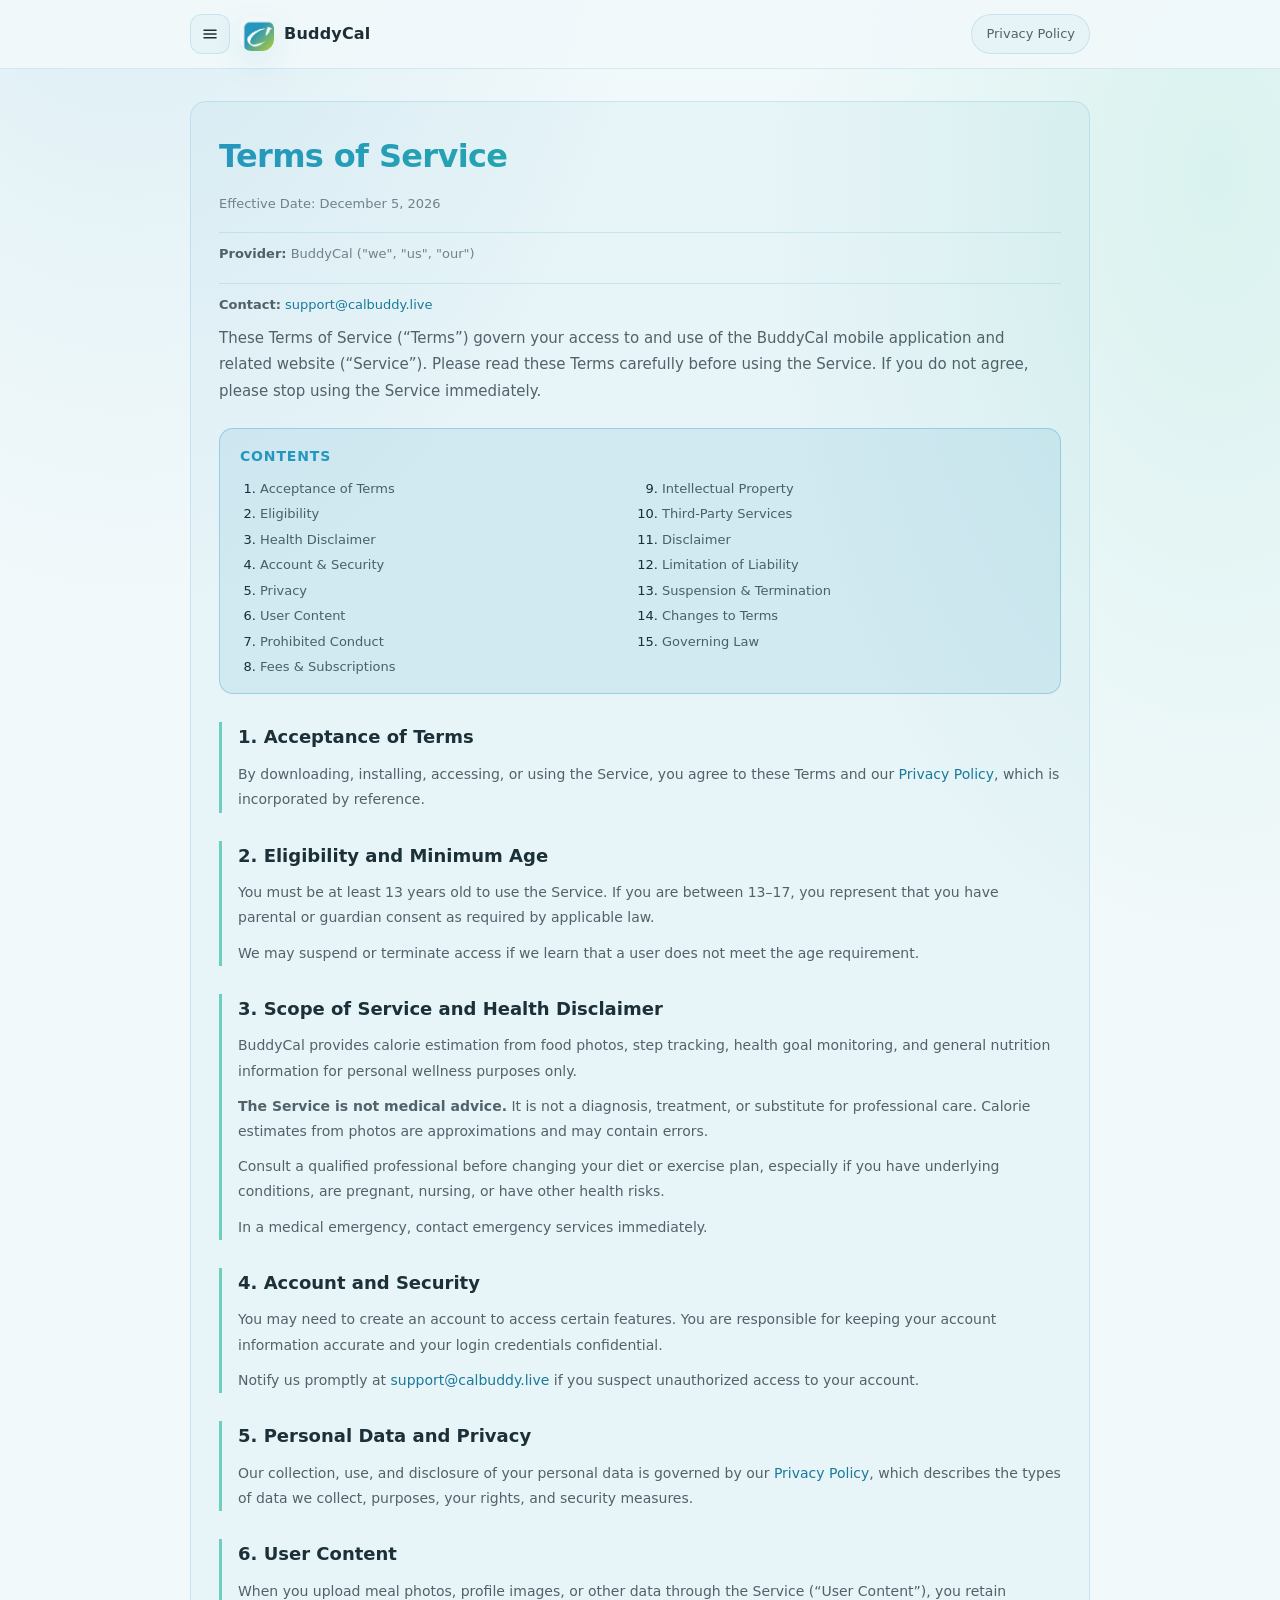
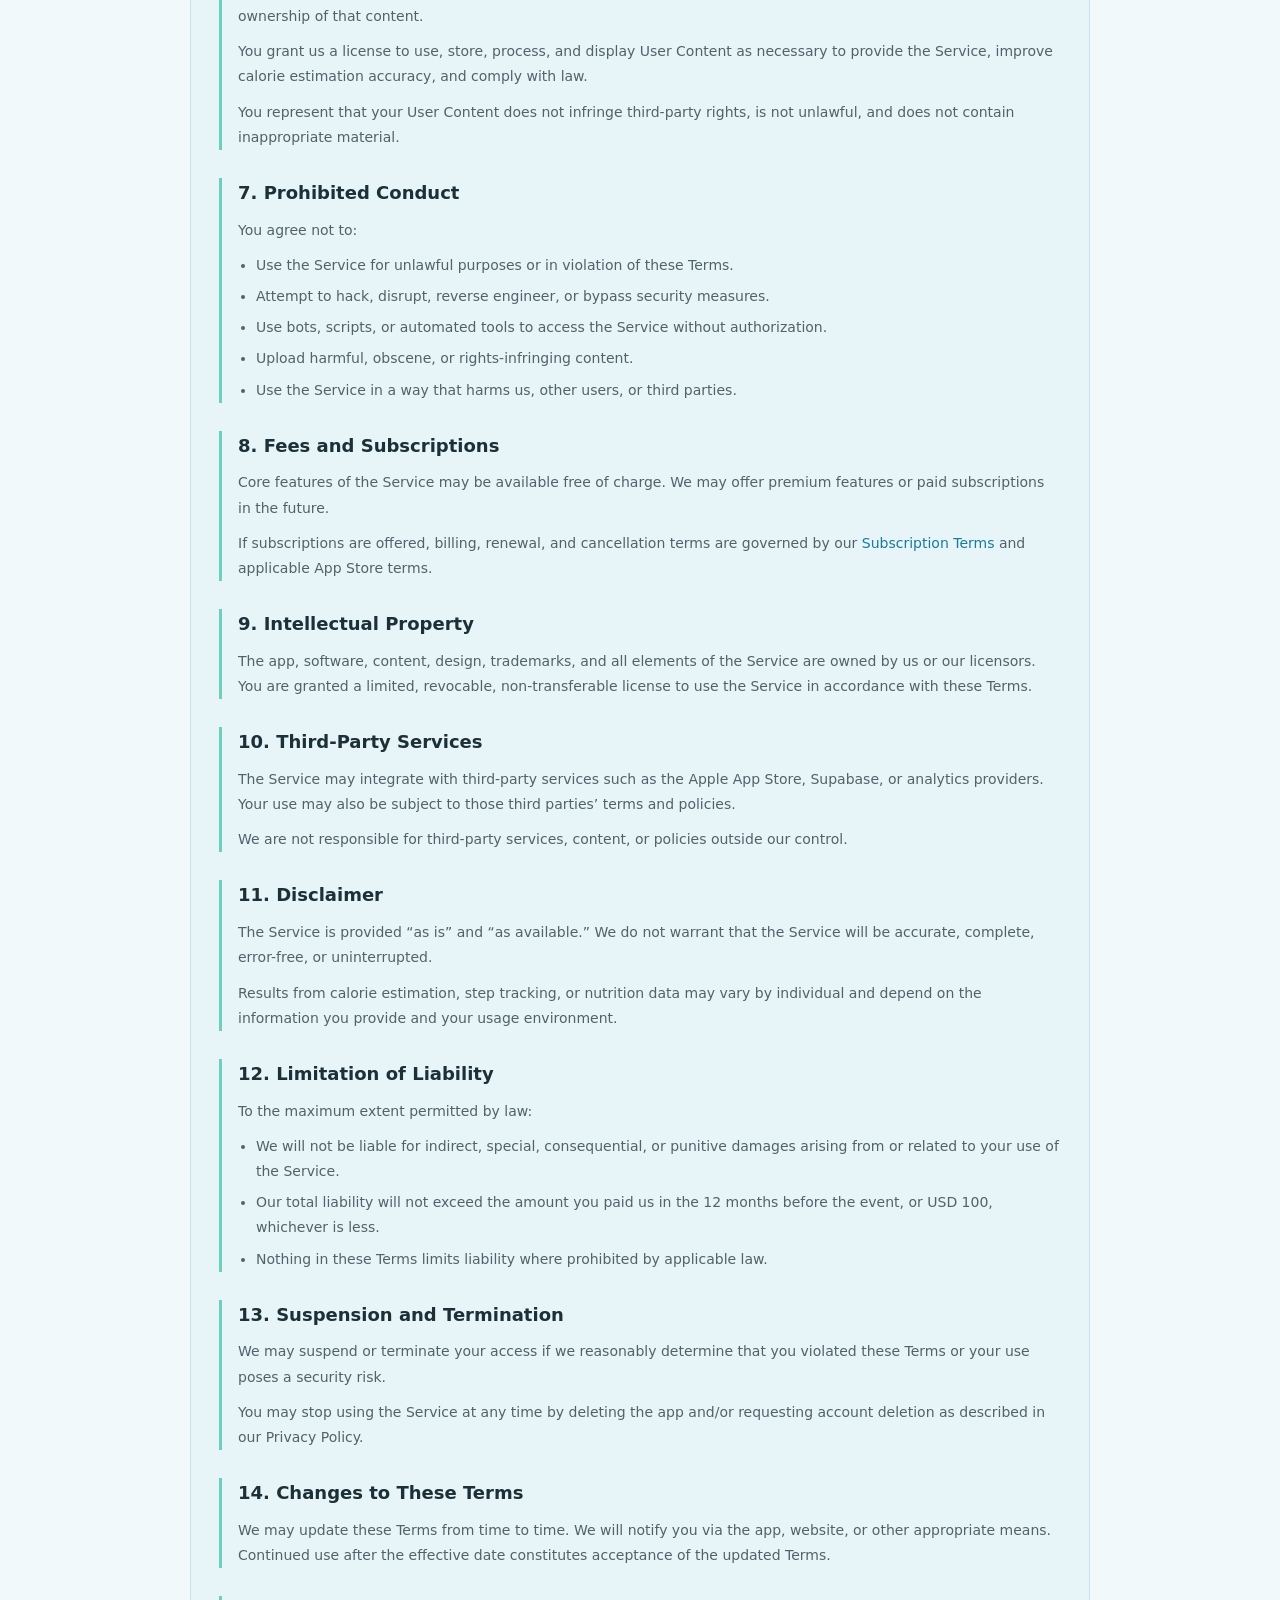
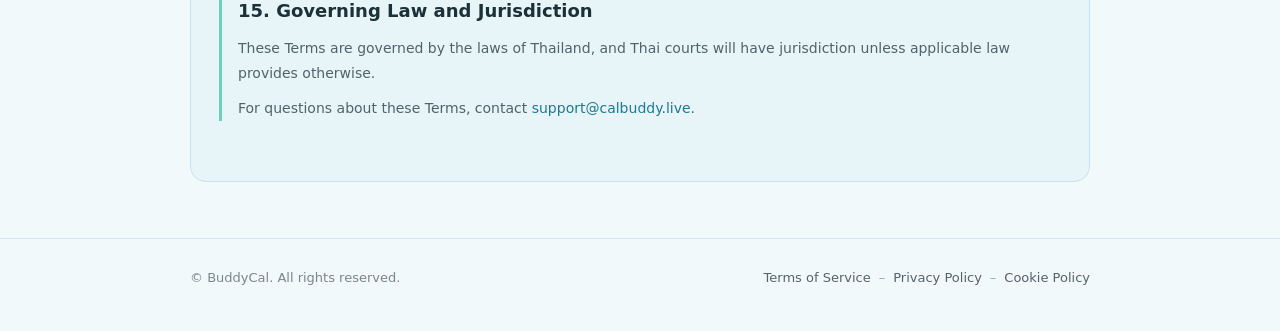
<file: terms/index.html>
<!doctype html>
<html lang="th">
  <head>
    <meta charset="utf-8" />
    <meta name="viewport" content="width=device-width, initial-scale=1" />
    <meta name="description" content="BuddyCal Terms of Service" />
    <meta name="color-scheme" content="light dark" />
    <title>Terms of Service — BuddyCal</title>
    <link rel="stylesheet" href="../assets/theme.css" />
  </head>
  <body>
    <header>
      <div class="container container--narrow">
        <div class="nav">
          <div class="navLeft">
            <button class="iconBtn" type="button" id="openMenu" aria-label="Open menu" aria-controls="drawer" aria-expanded="false">
              <svg width="18" height="18" viewBox="0 0 24 24" fill="none" aria-hidden="true">
                <path d="M4 7h16M4 12h16M4 17h16" stroke="currentColor" stroke-width="2" stroke-linecap="round"/>
              </svg>
            </button>
            <a class="brand" href="../">
              <img class="logo" src="../assets/logo.png" alt="" width="34" height="34" aria-hidden="true" />
              <span>BuddyCal</span>
            </a>
          </div>
          <a class="chip" href="../privacy/" data-i18n="legal_privacy">Privacy Policy</a>
        </div>
      </div>
    </header>

    <div class="drawerBackdrop" id="backdrop" aria-hidden="true"></div>
    <aside class="drawer" id="drawer" aria-hidden="true" aria-label="Menu">
      <div class="drawerHeader">
        <div class="drawerTitle">BuddyCal</div>
        <button class="iconBtn" type="button" id="closeMenu" aria-label="Close menu">
          <svg width="18" height="18" viewBox="0 0 24 24" fill="none" aria-hidden="true">
            <path d="M6 6l12 12M18 6L6 18" stroke="currentColor" stroke-width="2" stroke-linecap="round"/>
          </svg>
        </button>
      </div>
      <div class="drawerBody">
        <ul class="drawerList">
          <li><a href="../" data-i18n="home">หน้าแรก</a></li>
          <li><a href="../#features" data-i18n="usage">การใช้งาน</a></li>
          <li><a href="../#support" data-i18n="contact">ติดต่อเรา</a></li>
        </ul>
        <div class="drawerSectionLabel" data-i18n="language">เปลี่ยนภาษา</div>
        <div class="drawerLangRow" role="group" aria-label="Language">
          <button class="segBtn" type="button" id="langTH" aria-pressed="true">ไทย</button>
          <button class="segBtn" type="button" id="langEN" aria-pressed="false">English</button>
        </div>
      </div>
    </aside>

    <main class="doc-main">
      <div class="container container--narrow">
        <article class="doc-card">
          <h1 data-i18n="doc_title">ข้อกำหนดและเงื่อนไขการใช้งาน</h1>
          <p class="doc-meta"><span data-i18n="meta_effective">วันที่มีผลบังคับใช้:</span> <span id="d"></span></p>
          <p class="doc-meta">
            <strong data-i18n="meta_provider">ผู้ให้บริการ:</strong>
            <span data-i18n="provider_value">BuddyCal (“เรา”, “ของเรา”)</span>
          </p>
          <p class="doc-meta" style="border-bottom: none; padding-bottom: 0;">
            <strong data-i18n="meta_contact">ติดต่อ:</strong> <a href="mailto:support@calbuddy.live">support@calbuddy.live</a>
          </p>

          <section class="langBlock lang-th is-active">
            <p class="doc-intro">
              ข้อกำหนดและเงื่อนไขการใช้งาน (“ข้อกำหนด”) ฉบับนี้ควบคุมการเข้าถึงและการใช้งานแอปพลิเคชัน BuddyCal และเว็บไซต์ที่เกี่ยวข้อง (“บริการ”)
              โปรดอ่านข้อกำหนดนี้อย่างละเอียดก่อนใช้งาน หากคุณไม่ยอมรับข้อกำหนด กรุณาหยุดใช้งานบริการทันที
            </p>

            <nav class="doc-toc" aria-label="สารบัญ">
              <h2>สารบัญ</h2>
              <ol>
                <li><a href="#th-1">การยอมรับข้อกำหนด</a></li>
                <li><a href="#th-2">คุณสมบัติผู้ใช้</a></li>
                <li><a href="#th-3">ขอบเขตบริการและคำเตือนด้านสุขภาพ</a></li>
                <li><a href="#th-4">บัญชีผู้ใช้</a></li>
                <li><a href="#th-5">ข้อมูลส่วนบุคคล</a></li>
                <li><a href="#th-6">เนื้อหาของผู้ใช้</a></li>
                <li><a href="#th-7">พฤติกรรมต้องห้าม</a></li>
                <li><a href="#th-8">ค่าบริการและการสมัครสมาชิก</a></li>
                <li><a href="#th-9">ทรัพย์สินทางปัญญา</a></li>
                <li><a href="#th-10">บริการของบุคคลที่สาม</a></li>
                <li><a href="#th-11">การปฏิเสธความรับผิด</a></li>
                <li><a href="#th-12">การจำกัดความรับผิด</a></li>
                <li><a href="#th-13">การระงับและการยุติ</a></li>
                <li><a href="#th-14">การเปลี่ยนแปลงข้อกำหนด</a></li>
                <li><a href="#th-15">กฎหมายที่ใช้บังคับ</a></li>
              </ol>
            </nav>

            <section class="doc-section" id="th-1">
              <h2>1. การยอมรับข้อกำหนด</h2>
              <p>การดาวน์โหลด ติดตั้ง เข้าถึง หรือใช้งานบริการ ถือว่าคุณได้อ่าน เข้าใจ และยอมรับข้อกำหนดนี้ รวมถึง <a href="../privacy/">นโยบายความเป็นส่วนตัว</a> ของเรา ซึ่งเป็นส่วนหนึ่งของข้อกำหนดนี้โดยอ้างอิง</p>
            </section>

            <section class="doc-section" id="th-2">
              <h2>2. คุณสมบัติผู้ใช้และอายุขั้นต่ำ</h2>
              <p>คุณต้องมีอายุอย่างน้อย 13 ปี จึงจะใช้บริการได้ หากคุณอายุระหว่าง 13–17 ปี คุณรับรองว่ามีความยินยอมจากผู้ปกครองหรือผู้แทนโดยชอบธรรมตามที่กฎหมายกำหนด</p>
              <p>เราอาจระงับหรือยุติการให้บริการหากพบว่ามีการใช้งานโดยผู้ที่ไม่ผ่านเกณฑ์อายุ</p>
            </section>

            <section class="doc-section" id="th-3">
              <h2>3. ขอบเขตบริการและคำเตือนด้านสุขภาพ</h2>
              <p>BuddyCal ให้บริการเกี่ยวกับการประเมินแคลอรี่จากรูปภาพอาหาร การนับก้าว การติดตามเป้าหมายด้านสุขภาพ และข้อมูลโภชนาการทั่วไป เพื่อวัตถุประสงค์ด้านข้อมูลและการจัดการสุขภาพส่วนบุคคลเท่านั้น</p>
              <p><strong>บริการไม่ใช่คำแนะนำทางการแพทย์</strong> ไม่ใช่การวินิจฉัย การรักษา หรือการดูแลโดยผู้ประกอบวิชาชีพ ผลการประเมินแคลอรี่จากรูปภาพเป็นเพียงการประมาณการ และอาจมีความคลาดเคลื่อน</p>
              <p>คุณควรปรึกษาแพทย์หรือผู้เชี่ยวชาญด้านโภชนาการก่อนเปลี่ยนแปลงอาหารหรือการออกกำลังกาย โดยเฉพาะหากมีโรคประจำตัว ตั้งครรภ์ ให้นมบุตร หรือมีภาวะสุขภาพที่ต้องเฝ้าระวัง</p>
              <p>หากมีเหตุฉุกเฉินด้านสุขภาพ ให้ติดต่อหน่วยแพทย์ฉุกเฉินทันที</p>
            </section>

            <section class="doc-section" id="th-4">
              <h2>4. บัญชีผู้ใช้และความปลอดภัย</h2>
              <p>คุณอาจต้องสร้างบัญชีเพื่อใช้งานบางส่วนของบริการ คุณรับผิดชอบต่อความถูกต้องของข้อมูลบัญชี และการรักษาความลับของข้อมูลเข้าสู่ระบบ</p>
              <p>คุณต้องแจ้งเราทันทีที่ <a href="mailto:support@calbuddy.live">support@calbuddy.live</a> หากสงสัยว่าบัญชีถูกเข้าถึงโดยไม่ได้รับอนุญาต</p>
            </section>

            <section class="doc-section" id="th-5">
              <h2>5. ข้อมูลส่วนบุคคลและความเป็นส่วนตัว</h2>
              <p>การเก็บรวบรวม ใช้ และเปิดเผยข้อมูลส่วนบุคคลของคุณอยู่ภายใต้ <a href="../privacy/">นโยบายความเป็นส่วนตัว</a> ของเรา ซึ่งอธิบายรายละเอียดประเภทข้อมูลที่เราเก็บ วัตถุประสงค์ สิทธิของคุณ และมาตรการรักษาความปลอดภัย</p>
            </section>

            <section class="doc-section" id="th-6">
              <h2>6. เนื้อหาของผู้ใช้</h2>
              <p>เมื่อคุณอัปโหลดรูปภาพอาหาร รูปโปรไฟล์ หรือข้อมูลอื่น ๆ ผ่านบริการ (“เนื้อหาของผู้ใช้”) คุณยังคงเป็นเจ้าของเนื้อหานั้น</p>
              <p>คุณให้สิทธิแก่เราในการใช้ จัดเก็บ ประมวลผล และแสดงเนื้อหาของผู้ใช้เท่าที่จำเป็นเพื่อให้บริการ ปรับปรุงความแม่นยำของระบบประเมินแคลอรี่ และปฏิบัติตามกฎหมาย</p>
              <p>คุณรับรองว่าเนื้อหาของผู้ใช้ไม่ละเมิดสิทธิของบุคคลที่สาม ไม่ผิดกฎหมาย และไม่มีเนื้อหาที่ไม่เหมาะสม</p>
            </section>

            <section class="doc-section" id="th-7">
              <h2>7. พฤติกรรมต้องห้าม</h2>
              <p>คุณตกลงว่าจะไม่:</p>
              <ul>
                <li>ใช้งานบริการเพื่อวัตถุประสงค์ที่ผิดกฎหมาย หรือฝ่าฝืนข้อกำหนดนี้</li>
                <li>พยายามเจาะระบบ รบกวนบริการ ทำ reverse engineering หรือหลีกเลี่ยงมาตรการความปลอดภัย</li>
                <li>ใช้บอท สคริปต์ หรือเครื่องมืออัตโนมัติเพื่อเข้าถึงบริการโดยไม่ได้รับอนุญาต</li>
                <li>อัปโหลดเนื้อหาที่เป็นอันตราย ลามก หรือละเมิดสิทธิของผู้อื่น</li>
                <li>ใช้งานในลักษณะที่ก่อให้เกิดความเสียหายต่อเรา ผู้ใช้รายอื่น หรือบุคคลภายนอก</li>
              </ul>
            </section>

            <section class="doc-section" id="th-8">
              <h2>8. ค่าบริการและการสมัครสมาชิก</h2>
              <p>ฟีเจอร์พื้นฐานของบริการอาจให้ใช้งานได้ฟรี เราอาจเสนอฟีเจอร์พรีเมียมหรือการสมัครสมาชิกแบบชำระเงินในอนาคต</p>
              <p>หากมีการสมัครสมาชิก เงื่อนไขการชำระเงิน การต่ออายุ และการยกเลิกจะอยู่ภายใต้ <a href="../subscription-terms/">ข้อกำหนดการสมัครสมาชิก</a> และเงื่อนไขของ App Store ที่เกี่ยวข้อง</p>
            </section>

            <section class="doc-section" id="th-9">
              <h2>9. ทรัพย์สินทางปัญญา</h2>
              <p>แอป ซอฟต์แวร์ เนื้อหา การออกแบบ เครื่องหมายการค้า และองค์ประกอบต่าง ๆ ของบริการเป็นทรัพย์สินของเราหรือผู้อนุญาตให้เราใช้</p>
              <p>คุณได้รับสิทธิใช้งานแบบส่วนบุคคล จำกัด เพิกถอนได้ และไม่โอนสิทธิ เพื่อใช้บริการตามข้อกำหนดนี้เท่านั้น</p>
            </section>

            <section class="doc-section" id="th-10">
              <h2>10. บริการของบุคคลที่สาม</h2>
              <p>บริการอาจเชื่อมโยงกับบริการของบุคคลที่สาม เช่น Apple App Store, Supabase, หรือผู้ให้บริการ analytics การใช้งานของคุณอาจอยู่ภายใต้เงื่อนไขและนโยบายของบุคคลที่สามเหล่านั้นด้วย</p>
              <p>เราไม่รับผิดชอบต่อบริการ เนื้อหา หรือนโยบายของบุคคลที่สามในส่วนที่อยู่นอกเหนือการควบคุมของเรา</p>
            </section>

            <section class="doc-section" id="th-11">
              <h2>11. การปฏิเสธความรับผิด (Disclaimer)</h2>
              <p>บริการจัดให้ “ตามสภาพ” (as is) และ “ตามที่มี” (as available) เราไม่รับประกันว่าบริการจะถูกต้องสมบูรณ์ ปลอดข้อผิดพลาด หรือพร้อมใช้งานตลอดเวลา</p>
              <p>ผลลัพธ์จากการประเมินแคลอรี่ การนับก้าว หรือข้อมูลโภชนาการอาจแตกต่างกันตามแต่ละบุคคล และขึ้นกับข้อมูลที่คุณให้และสภาพแวดล้อมการใช้งาน</p>
            </section>

            <section class="doc-section" id="th-12">
              <h2>12. การจำกัดความรับผิด (Limitation of Liability)</h2>
              <p>ในขอบเขตสูงสุดที่กฎหมายอนุญาต:</p>
              <ul>
                <li>เราจะไม่รับผิดต่อความเสียหายทางอ้อม พิเศษ เป็นผลสืบเนื่อง หรือความเสียหายเชิงลงโทษ รวมถึงการสูญเสียกำไร ข้อมูล หรือชื่อเสียง อันเกิดจากหรือเกี่ยวข้องกับการใช้บริการ</li>
                <li>ความรับผิดรวมทั้งหมดของเราที่เกิดจากหรือเกี่ยวข้องกับบริการ จะไม่เกินจำนวนที่คุณชำระให้เราในช่วง 12 เดือนก่อนเกิดเหตุ หรือ 100 ดอลลาร์สหรัฐ (USD 100) แล้วแต่จำนวนใดจะน้อยกว่า</li>
                <li>ไม่มีส่วนใดในข้อกำหนดนี้ที่มีเจตนาจำกัดความรับผิดในกรณีที่กฎหมายห้ามจำกัด</li>
              </ul>
            </section>

            <section class="doc-section" id="th-13">
              <h2>13. การระงับและการยุติ</h2>
              <p>เราอาจระงับหรือยุติการเข้าถึงบริการของคุณ หากเราพิจารณาอย่างสมเหตุสมผลว่าคุณฝ่าฝืนข้อกำหนดนี้ หรือมีความเสี่ยงต่อความปลอดภัยของบริการ</p>
              <p>คุณสามารถหยุดใช้งานบริการได้ตลอดเวลา โดยการลบแอปและ/หรือขอลบบัญชีตามที่ระบุในนโยบายความเป็นส่วนตัว</p>
            </section>

            <section class="doc-section" id="th-14">
              <h2>14. การเปลี่ยนแปลงข้อกำหนด</h2>
              <p>เราอาจปรับปรุงข้อกำหนดนี้เป็นครั้งคราว โดยจะแจ้งให้ทราบผ่านแอป เว็บไซต์ หรือช่องทางที่เหมาะสม การใช้งานต่อหลังวันที่มีผลบังคับใช้ของฉบับแก้ไข ถือว่าคุณยอมรับข้อกำหนดที่แก้ไขแล้ว</p>
            </section>

            <section class="doc-section" id="th-15">
              <h2>15. กฎหมายที่ใช้บังคับและเขตอำนาจ</h2>
              <p>ข้อกำหนดนี้อยู่ภายใต้กฎหมายของประเทศไทย และให้ศาลไทยมีเขตอำนาจ เว้นแต่กฎหมายที่ใช้บังคับกำหนดเป็นอย่างอื่น</p>
              <p>หากมีข้อสงสัยเกี่ยวกับข้อกำหนดนี้ กรุณาติดต่อ <a href="mailto:support@calbuddy.live">support@calbuddy.live</a></p>
            </section>
          </section>

          <section class="langBlock lang-en" lang="en">
            <p class="doc-intro">
              These Terms of Service (“Terms”) govern your access to and use of the BuddyCal mobile application and related website (“Service”).
              Please read these Terms carefully before using the Service. If you do not agree, please stop using the Service immediately.
            </p>

            <nav class="doc-toc" aria-label="Table of contents">
              <h2>Contents</h2>
              <ol>
                <li><a href="#en-1">Acceptance of Terms</a></li>
                <li><a href="#en-2">Eligibility</a></li>
                <li><a href="#en-3">Health Disclaimer</a></li>
                <li><a href="#en-4">Account &amp; Security</a></li>
                <li><a href="#en-5">Privacy</a></li>
                <li><a href="#en-6">User Content</a></li>
                <li><a href="#en-7">Prohibited Conduct</a></li>
                <li><a href="#en-8">Fees &amp; Subscriptions</a></li>
                <li><a href="#en-9">Intellectual Property</a></li>
                <li><a href="#en-10">Third-Party Services</a></li>
                <li><a href="#en-11">Disclaimer</a></li>
                <li><a href="#en-12">Limitation of Liability</a></li>
                <li><a href="#en-13">Suspension &amp; Termination</a></li>
                <li><a href="#en-14">Changes to Terms</a></li>
                <li><a href="#en-15">Governing Law</a></li>
              </ol>
            </nav>

            <section class="doc-section" id="en-1">
              <h2>1. Acceptance of Terms</h2>
              <p>By downloading, installing, accessing, or using the Service, you agree to these Terms and our <a href="../privacy/">Privacy Policy</a>, which is incorporated by reference.</p>
            </section>

            <section class="doc-section" id="en-2">
              <h2>2. Eligibility and Minimum Age</h2>
              <p>You must be at least 13 years old to use the Service. If you are between 13–17, you represent that you have parental or guardian consent as required by applicable law.</p>
              <p>We may suspend or terminate access if we learn that a user does not meet the age requirement.</p>
            </section>

            <section class="doc-section" id="en-3">
              <h2>3. Scope of Service and Health Disclaimer</h2>
              <p>BuddyCal provides calorie estimation from food photos, step tracking, health goal monitoring, and general nutrition information for personal wellness purposes only.</p>
              <p><strong>The Service is not medical advice.</strong> It is not a diagnosis, treatment, or substitute for professional care. Calorie estimates from photos are approximations and may contain errors.</p>
              <p>Consult a qualified professional before changing your diet or exercise plan, especially if you have underlying conditions, are pregnant, nursing, or have other health risks.</p>
              <p>In a medical emergency, contact emergency services immediately.</p>
            </section>

            <section class="doc-section" id="en-4">
              <h2>4. Account and Security</h2>
              <p>You may need to create an account to access certain features. You are responsible for keeping your account information accurate and your login credentials confidential.</p>
              <p>Notify us promptly at <a href="mailto:support@calbuddy.live">support@calbuddy.live</a> if you suspect unauthorized access to your account.</p>
            </section>

            <section class="doc-section" id="en-5">
              <h2>5. Personal Data and Privacy</h2>
              <p>Our collection, use, and disclosure of your personal data is governed by our <a href="../privacy/">Privacy Policy</a>, which describes the types of data we collect, purposes, your rights, and security measures.</p>
            </section>

            <section class="doc-section" id="en-6">
              <h2>6. User Content</h2>
              <p>When you upload meal photos, profile images, or other data through the Service (“User Content”), you retain ownership of that content.</p>
              <p>You grant us a license to use, store, process, and display User Content as necessary to provide the Service, improve calorie estimation accuracy, and comply with law.</p>
              <p>You represent that your User Content does not infringe third-party rights, is not unlawful, and does not contain inappropriate material.</p>
            </section>

            <section class="doc-section" id="en-7">
              <h2>7. Prohibited Conduct</h2>
              <p>You agree not to:</p>
              <ul>
                <li>Use the Service for unlawful purposes or in violation of these Terms.</li>
                <li>Attempt to hack, disrupt, reverse engineer, or bypass security measures.</li>
                <li>Use bots, scripts, or automated tools to access the Service without authorization.</li>
                <li>Upload harmful, obscene, or rights-infringing content.</li>
                <li>Use the Service in a way that harms us, other users, or third parties.</li>
              </ul>
            </section>

            <section class="doc-section" id="en-8">
              <h2>8. Fees and Subscriptions</h2>
              <p>Core features of the Service may be available free of charge. We may offer premium features or paid subscriptions in the future.</p>
              <p>If subscriptions are offered, billing, renewal, and cancellation terms are governed by our <a href="../subscription-terms/">Subscription Terms</a> and applicable App Store terms.</p>
            </section>

            <section class="doc-section" id="en-9">
              <h2>9. Intellectual Property</h2>
              <p>The app, software, content, design, trademarks, and all elements of the Service are owned by us or our licensors. You are granted a limited, revocable, non-transferable license to use the Service in accordance with these Terms.</p>
            </section>

            <section class="doc-section" id="en-10">
              <h2>10. Third-Party Services</h2>
              <p>The Service may integrate with third-party services such as the Apple App Store, Supabase, or analytics providers. Your use may also be subject to those third parties’ terms and policies.</p>
              <p>We are not responsible for third-party services, content, or policies outside our control.</p>
            </section>

            <section class="doc-section" id="en-11">
              <h2>11. Disclaimer</h2>
              <p>The Service is provided “as is” and “as available.” We do not warrant that the Service will be accurate, complete, error-free, or uninterrupted.</p>
              <p>Results from calorie estimation, step tracking, or nutrition data may vary by individual and depend on the information you provide and your usage environment.</p>
            </section>

            <section class="doc-section" id="en-12">
              <h2>12. Limitation of Liability</h2>
              <p>To the maximum extent permitted by law:</p>
              <ul>
                <li>We will not be liable for indirect, special, consequential, or punitive damages arising from or related to your use of the Service.</li>
                <li>Our total liability will not exceed the amount you paid us in the 12 months before the event, or USD 100, whichever is less.</li>
                <li>Nothing in these Terms limits liability where prohibited by applicable law.</li>
              </ul>
            </section>

            <section class="doc-section" id="en-13">
              <h2>13. Suspension and Termination</h2>
              <p>We may suspend or terminate your access if we reasonably determine that you violated these Terms or your use poses a security risk.</p>
              <p>You may stop using the Service at any time by deleting the app and/or requesting account deletion as described in our Privacy Policy.</p>
            </section>

            <section class="doc-section" id="en-14">
              <h2>14. Changes to These Terms</h2>
              <p>We may update these Terms from time to time. We will notify you via the app, website, or other appropriate means. Continued use after the effective date constitutes acceptance of the updated Terms.</p>
            </section>

            <section class="doc-section" id="en-15">
              <h2>15. Governing Law and Jurisdiction</h2>
              <p>These Terms are governed by the laws of Thailand, and Thai courts will have jurisdiction unless applicable law provides otherwise.</p>
              <p>For questions about these Terms, contact <a href="mailto:support@calbuddy.live">support@calbuddy.live</a>.</p>
            </section>
          </section>
        </article>
      </div>
    </main>

    <footer>
      <div class="container container--narrow">
        <div class="footerRow">
          <div data-i18n="footer_copyright">© <span id="y"></span> BuddyCal All rights reserved.</div>
          <div class="footerLinks" aria-label="Legal links">
            <a href="./" data-i18n="legal_terms">Terms of Service</a>
            <span class="footerSep" aria-hidden="true">–</span>
            <a href="../privacy/" data-i18n="legal_privacy">Privacy Policy</a>
            <span class="footerSep" aria-hidden="true">–</span>
            <a href="../cookie/" data-i18n="legal_cookie">Cookie Policy</a>
          </div>
        </div>
      </div>
    </footer>

    <script>
      const now = new Date();
      document.getElementById("y").textContent = now.getFullYear();
      const STORAGE_KEY = "buddycal_site_lang";
      const STRINGS = {
        th: {
          home: "หน้าแรก", usage: "การใช้งาน", contact: "ติดต่อเรา", language: "เปลี่ยนภาษา",
          footer_copyright: "© <span id=\"y\"></span> BuddyCal All rights reserved.",
          legal_terms: "Terms of Service", legal_privacy: "Privacy Policy", legal_cookie: "Cookie Policy",
          doc_title: "ข้อกำหนดและเงื่อนไขการใช้งาน",
          meta_effective: "วันที่มีผลบังคับใช้:", meta_provider: "ผู้ให้บริการ:",
          meta_contact: "ติดต่อ:", provider_value: "BuddyCal (“เรา”, “ของเรา”)",
        },
        en: {
          home: "Home", usage: "How to use", contact: "Contact", language: "Language",
          footer_copyright: "© <span id=\"y\"></span> BuddyCal. All rights reserved.",
          legal_terms: "Terms of Service", legal_privacy: "Privacy Policy", legal_cookie: "Cookie Policy",
          doc_title: "Terms of Service",
          meta_effective: "Effective Date:", meta_provider: "Provider:",
          meta_contact: "Contact:", provider_value: "BuddyCal (\"we\", \"us\", \"our\")",
        },
      };
      const openBtn = document.getElementById("openMenu");
      const closeBtn = document.getElementById("closeMenu");
      const backdrop = document.getElementById("backdrop");
      const drawer = document.getElementById("drawer");
      const langTH = document.getElementById("langTH");
      const langEN = document.getElementById("langEN");
      function setLang(lang) {
        const s = STRINGS[lang] || STRINGS.th;
        document.documentElement.lang = lang;
        document.querySelectorAll("[data-i18n]").forEach((el) => {
          const key = el.getAttribute("data-i18n");
          if (!key || !s[key]) return;
          if (String(s[key]).includes("<")) el.innerHTML = s[key];
          else el.textContent = s[key];
        });
        document.querySelectorAll(".langBlock").forEach((block) => {
          const isTHBlock = block.classList.contains("lang-th");
          const show = isTHBlock ? lang === "th" : lang === "en";
          block.classList.toggle("is-active", show);
          block.hidden = !show;
          block.style.display = show ? "block" : "none";
        });
        const dateEl = document.getElementById("d");
        if (dateEl) dateEl.textContent = now.toLocaleDateString(lang === "th" ? "th-TH" : "en-US", { year: "numeric", month: "long", day: "numeric" });
        langTH.setAttribute("aria-pressed", String(lang === "th"));
        langEN.setAttribute("aria-pressed", String(lang === "en"));
        localStorage.setItem(STORAGE_KEY, lang);
      }
      function getLang() {
        const saved = localStorage.getItem(STORAGE_KEY);
        if (saved === "th" || saved === "en") return saved;
        return String(navigator.language || "").toLowerCase().startsWith("th") ? "th" : "en";
      }
      function openDrawer() { drawer.setAttribute("aria-hidden", "false"); backdrop.setAttribute("aria-hidden", "false"); openBtn.setAttribute("aria-expanded", "true"); document.body.style.overflow = "hidden"; }
      function closeDrawer() { drawer.setAttribute("aria-hidden", "true"); backdrop.setAttribute("aria-hidden", "true"); openBtn.setAttribute("aria-expanded", "false"); document.body.style.overflow = ""; }
      openBtn.addEventListener("click", openDrawer);
      closeBtn.addEventListener("click", closeDrawer);
      backdrop.addEventListener("click", closeDrawer);
      window.addEventListener("keydown", (e) => { if (e.key === "Escape") closeDrawer(); });
      drawer.querySelectorAll("a").forEach((a) => a.addEventListener("click", closeDrawer));
      langTH.addEventListener("click", () => setLang("th"));
      langEN.addEventListener("click", () => setLang("en"));
      setLang(getLang());
    </script>
  </body>
</html>
</file>
<file: assets/theme.css>
/* BuddyCal brand theme — Blue #2596be · Green #25be96 */
:root {
  --blue: #2596be;
  --green: #25be96;
  --accent: var(--blue);
  --accent2: var(--green);
  --bg: #081018;
  --fg: rgba(255, 255, 255, 0.93);
  --muted: rgba(255, 255, 255, 0.74);
  --muted2: rgba(255, 255, 255, 0.56);
  --card: rgba(255, 255, 255, 0.06);
  --border: rgba(255, 255, 255, 0.12);
  --shadow: 0 12px 32px rgba(0, 0, 0, 0.28);
  --radius: 16px;
  --gradient-brand: linear-gradient(135deg, var(--blue), var(--green));
}

@media (prefers-color-scheme: light) {
  :root {
    --bg: #f2f9fb;
    --fg: rgba(10, 30, 38, 0.92);
    --muted: rgba(10, 30, 38, 0.68);
    --muted2: rgba(10, 30, 38, 0.52);
    --card: rgba(37, 150, 190, 0.05);
    --border: rgba(37, 150, 190, 0.16);
    --shadow: 0 12px 32px rgba(37, 150, 190, 0.12);
  }
}

* { box-sizing: border-box; }
html { scroll-behavior: smooth; }
body {
  margin: 0;
  color: var(--fg);
  font-family: ui-sans-serif, system-ui, -apple-system, "Segoe UI", Roboto, Helvetica, Arial, "Apple Color Emoji", "Segoe UI Emoji";
  line-height: 1.65;
  background:
    radial-gradient(ellipse 80% 50% at 10% -10%, color-mix(in srgb, var(--blue) 14%, transparent), transparent 55%),
    radial-gradient(ellipse 70% 45% at 95% 5%, color-mix(in srgb, var(--green) 12%, transparent), transparent 50%),
    var(--bg);
  min-height: 100vh;
}

a { color: var(--blue); text-decoration: none; }
a:hover { text-decoration: underline; }
@media (prefers-color-scheme: light) {
  a { color: #1a7a9a; }
}

.container { width: min(1040px, calc(100% - 40px)); margin: 0 auto; }
.container--narrow { width: min(900px, calc(100% - 40px)); margin: 0 auto; }

header {
  position: sticky;
  top: 0;
  z-index: 50;
  background: color-mix(in srgb, var(--bg) 88%, transparent);
  border-bottom: 1px solid var(--border);
  backdrop-filter: blur(12px);
}

.nav {
  display: flex;
  align-items: center;
  justify-content: space-between;
  padding: 14px 0;
  gap: 14px;
}

.navLeft { display: inline-flex; align-items: center; gap: 10px; min-width: 200px; }

.iconBtn {
  width: 40px;
  height: 40px;
  border-radius: 12px;
  border: 1px solid var(--border);
  background: var(--card);
  color: var(--fg);
  display: grid;
  place-items: center;
  cursor: pointer;
}
.iconBtn:hover { border-color: color-mix(in srgb, var(--blue) 40%, var(--border)); }
.iconBtn:focus { outline: 2px solid color-mix(in srgb, var(--blue) 55%, transparent); outline-offset: 2px; }

.brand {
  display: inline-flex;
  align-items: center;
  gap: 10px;
  font-weight: 800;
  letter-spacing: 0.2px;
  color: inherit;
  text-decoration: none;
}
.brand:hover { text-decoration: none; }

.logo {
  width: 34px;
  height: 34px;
  border-radius: 12px;
  box-shadow: var(--shadow);
  display: block;
  flex-shrink: 0;
  object-fit: cover;
}

.menu {
  display: flex;
  align-items: center;
  gap: 6px;
  flex-wrap: wrap;
  justify-content: flex-end;
}
.menu a {
  color: var(--muted);
  font-size: 14px;
  padding: 8px 12px;
  border-radius: 999px;
  text-decoration: none;
}
.menu a:hover {
  background: var(--card);
  color: var(--fg);
}

.chip {
  border: 1px solid var(--border);
  background: var(--card);
  border-radius: 999px;
  padding: 8px 14px;
  color: var(--muted);
  font-size: 13px;
  text-decoration: none;
  transition: border-color 0.15s, color 0.15s;
}
.chip:hover {
  border-color: color-mix(in srgb, var(--blue) 45%, var(--border));
  color: var(--fg);
  text-decoration: none;
}

@media (max-width: 760px) { .menu { display: none; } }

/* Drawer */
.drawerBackdrop[aria-hidden="true"] { display: none; }
.drawerBackdrop { position: fixed; inset: 0; background: rgba(0, 0, 0, 0.45); z-index: 80; }
.drawer {
  position: fixed;
  top: 0; left: 0;
  height: 100%;
  width: min(320px, 86vw);
  background: color-mix(in srgb, var(--bg) 92%, transparent);
  border-right: 1px solid var(--border);
  backdrop-filter: blur(12px);
  transform: translateX(-105%);
  transition: transform 180ms ease;
  z-index: 90;
  display: flex;
  flex-direction: column;
}
.drawer[aria-hidden="false"] { transform: translateX(0); }
.drawerHeader {
  display: flex;
  align-items: center;
  justify-content: space-between;
  padding: 14px 14px 10px;
  border-bottom: 1px solid var(--border);
}
.drawerTitle { font-weight: 800; letter-spacing: 0.2px; }
.drawerBody { padding: 12px 14px 18px; }
.drawerList { margin: 0; padding: 0; list-style: none; }
.drawerList a, .drawerList button {
  width: 100%;
  display: flex;
  align-items: center;
  justify-content: space-between;
  gap: 10px;
  padding: 12px 10px;
  border-radius: 12px;
  border: 1px solid transparent;
  background: transparent;
  color: var(--fg);
  font: inherit;
  cursor: pointer;
  text-decoration: none;
}
.drawerList a:hover, .drawerList button:hover {
  background: var(--card);
  border-color: var(--border);
  text-decoration: none;
}
.drawerSectionLabel { margin: 14px 6px 8px; color: var(--muted2); font-size: 12px; }
.drawerLangRow { display: flex; gap: 10px; flex-wrap: wrap; }
.segBtn {
  border: 1px solid var(--border);
  background: var(--card);
  color: var(--muted);
  padding: 10px 12px;
  border-radius: 999px;
  cursor: pointer;
  font: inherit;
}
.segBtn[aria-pressed="true"] {
  color: var(--fg);
  border-color: color-mix(in srgb, var(--blue) 50%, var(--border));
  background: color-mix(in srgb, var(--blue) 10%, var(--card));
}

/* Footer */
footer {
  padding: 28px 0 42px;
  border-top: 1px solid var(--border);
  color: var(--muted2);
  font-size: 13px;
}
.footerRow {
  display: flex;
  align-items: center;
  justify-content: space-between;
  gap: 12px;
  flex-wrap: wrap;
}
.footerLinks {
  display: flex;
  gap: 8px;
  flex-wrap: wrap;
  align-items: center;
  color: var(--muted);
}
.footerLinks a { color: inherit; text-decoration: none; }
.footerLinks a:hover { color: var(--blue); }
.footerSep { opacity: 0.55; user-select: none; }

/* Legal / doc pages */
.doc-card {
  border: 1px solid var(--border);
  background: var(--card);
  border-radius: var(--radius);
  padding: 28px 28px 32px;
}
.doc-card h1 {
  margin: 0 0 10px;
  font-size: clamp(26px, 4vw, 32px);
  letter-spacing: -0.02em;
  background: var(--gradient-brand);
  -webkit-background-clip: text;
  background-clip: text;
  -webkit-text-fill-color: transparent;
}
.doc-meta {
  color: var(--muted2);
  font-size: 13px;
  margin: 0 0 10px;
  padding-bottom: 18px;
  border-bottom: 1px solid var(--border);
}
.doc-meta strong { color: var(--muted); }
.doc-intro {
  color: var(--muted);
  font-size: 15px;
  line-height: 1.75;
  margin: 0 0 24px;
}
.doc-toc {
  background: color-mix(in srgb, var(--blue) 6%, var(--card));
  border: 1px solid color-mix(in srgb, var(--blue) 18%, var(--border));
  border-radius: 14px;
  padding: 16px 20px;
  margin-bottom: 28px;
}
.doc-toc h2 {
  margin: 0 0 10px;
  font-size: 14px;
  text-transform: uppercase;
  letter-spacing: 0.06em;
  color: var(--blue);
}
.doc-toc ol {
  margin: 0;
  padding-left: 20px;
  columns: 2;
  column-gap: 24px;
}
.doc-toc li { font-size: 13px; margin-bottom: 4px; }
.doc-toc a { color: var(--muted); text-decoration: none; }
.doc-toc a:hover { color: var(--blue); text-decoration: underline; }
@media (max-width: 600px) { .doc-toc ol { columns: 1; } }

.doc-section {
  margin-bottom: 28px;
  padding-left: 16px;
  border-left: 3px solid color-mix(in srgb, var(--green) 55%, var(--border));
}
.doc-section h2 {
  margin: 0 0 10px;
  font-size: 18px;
  color: var(--fg);
}
.doc-section p, .doc-section li {
  color: var(--muted);
  line-height: 1.8;
  font-size: 14px;
  margin: 0 0 10px;
}
.doc-section ul, .doc-section ol { margin: 8px 0 0 18px; padding: 0; }
.doc-section li { margin-bottom: 6px; }
.doc-section li strong { color: var(--fg); }
.doc-section code {
  font-size: 13px;
  background: color-mix(in srgb, var(--blue) 8%, var(--card));
  border: 1px solid color-mix(in srgb, var(--blue) 15%, var(--border));
  padding: 2px 6px;
  border-radius: 4px;
  color: var(--fg);
}

.langBlock { display: none; }
.langBlock.is-active { display: block; }

main.doc-main { padding: 32px 0 56px; }

/* Home page */
.page-home h1.hero-title {
  background: var(--gradient-brand);
  -webkit-background-clip: text;
  background-clip: text;
  -webkit-text-fill-color: transparent;
}
.page-home .sectionTitle h2 {
  color: var(--fg);
  position: relative;
}
.page-home .sectionTitle h2::after {
  content: "";
  display: block;
  width: 40px;
  height: 3px;
  margin-top: 8px;
  border-radius: 999px;
  background: var(--gradient-brand);
}
.page-home .feature {
  transition: border-color 0.15s, box-shadow 0.15s;
}
.page-home .feature:hover {
  border-color: color-mix(in srgb, var(--blue) 30%, var(--border));
  box-shadow: 0 4px 20px color-mix(in srgb, var(--blue) 8%, transparent);
}
.page-home .linkBtn:hover {
  border-color: color-mix(in srgb, var(--blue) 45%, var(--border));
  color: var(--blue);
}
.page-home .supportCard {
  border-color: color-mix(in srgb, var(--green) 22%, var(--border));
  background: color-mix(in srgb, var(--green) 4%, var(--card));
}
.page-home .mockTop { color: var(--muted2); }
.page-home .kpiLabel { color: var(--muted2); }

@media (prefers-reduced-motion: reduce) {
  html { scroll-behavior: auto; }
  .drawer { transition: none; }
}
</file>
